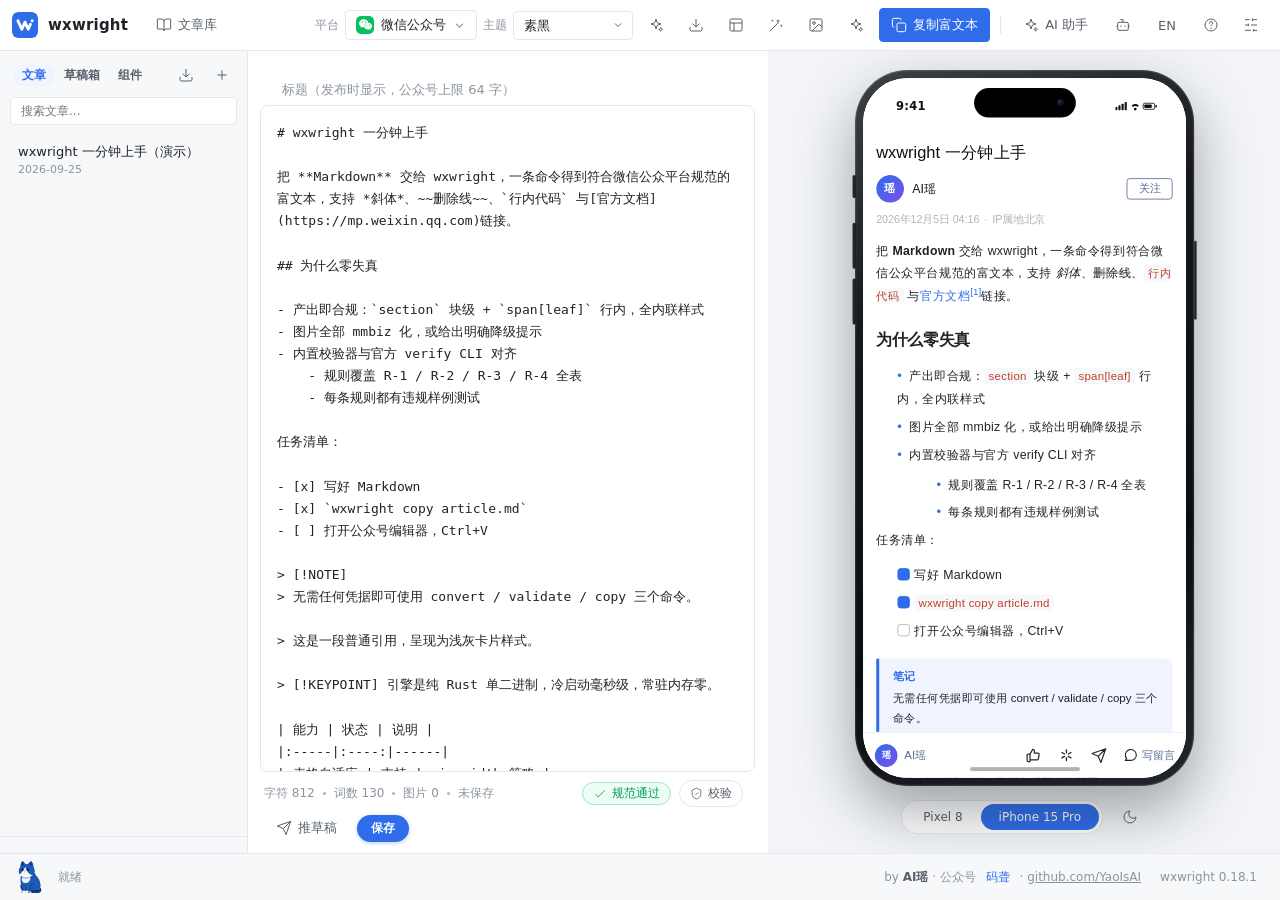
<file: gui/ui/index.html>
<!doctype html>
<html lang="zh-CN">
<head>
  <meta charset="UTF-8" />
  <meta name="viewport" content="width=device-width, initial-scale=1.0" />
  <title>wxwright</title>
  <link rel="stylesheet" href="styles.css?v=35" />
</head>
<body>
  <svg width="0" height="0" style="position:absolute" aria-hidden="true">
    <defs>
      <symbol id="i-logo" viewBox="0 0 1024 1024">
        <rect width="1024" height="1024" rx="225" fill="var(--accent)"/>
        <path d="M232,344 L386,678 L512,398 L638,678 L727,484" fill="none" stroke="#FFFFFF" stroke-width="112" stroke-linecap="round" stroke-linejoin="round"/>
        <circle cx="792" cy="344" r="60" fill="#FFFFFF"/>
      </symbol>
      <symbol id="i-book" viewBox="0 0 24 24">
        <path d="M12 7v14" fill="none" stroke="currentColor" stroke-width="1.5"/>
        <path d="M3 18a1 1 0 0 1-1-1V4a1 1 0 0 1 1-1h5a4 4 0 0 1 4 4 4 4 0 0 1 4-4h5a1 1 0 0 1 1 1v13a1 1 0 0 1-1 1h-6a3 3 0 0 0-3 3 3 3 0 0 0-3-3z" fill="none" stroke="currentColor" stroke-width="1.5"/>
      </symbol>
      <symbol id="i-plus" viewBox="0 0 24 24">
        <path d="M5 12h14M12 5v14" fill="none" stroke="currentColor" stroke-width="1.5"/>
      </symbol>
      <symbol id="i-trash" viewBox="0 0 24 24">
        <path d="M3 6h18" fill="none" stroke="currentColor" stroke-width="1.5"/>
        <path d="M19 6v14a2 2 0 0 1-2 2H7a2 2 0 0 1-2-2V6" fill="none" stroke="currentColor" stroke-width="1.5"/>
        <path d="M8 6V4a2 2 0 0 1 2-2h4a2 2 0 0 1 2 2v2" fill="none" stroke="currentColor" stroke-width="1.5"/>
      </symbol>
      <symbol id="i-copy" viewBox="0 0 24 24">
        <rect x="9" y="9" width="13" height="13" rx="2" fill="none" stroke="currentColor" stroke-width="1.5"/>
        <path d="M5 15H4a2 2 0 0 1-2-2V4a2 2 0 0 1 2-2h9a2 2 0 0 1 2 2v1" fill="none" stroke="currentColor" stroke-width="1.5"/>
      </symbol>
      <symbol id="i-download" viewBox="0 0 24 24">
        <path d="M21 15v4a2 2 0 0 1-2 2H5a2 2 0 0 1-2-2v-4" fill="none" stroke="currentColor" stroke-width="1.5"/>
        <polyline points="7 10 12 15 17 10" fill="none" stroke="currentColor" stroke-width="1.5"/>
        <line x1="12" y1="15" x2="12" y2="3" fill="none" stroke="currentColor" stroke-width="1.5"/>
      </symbol>
      <symbol id="i-shield" viewBox="0 0 24 24">
        <path d="M20 13c0 5-3.5 7.5-7.66 8.95a1 1 0 0 1-.67-.01C7.5 20.5 4 18 4 13V6a1 1 0 0 1 1-1c2 0 4.5-1.2 6.24-2.72a1.17 1.17 0 0 1 1.52 0C14.51 3.81 17 5 19 5a1 1 0 0 1 1 1z" fill="none" stroke="currentColor" stroke-width="1.5"/>
        <path d="M9 12l2 2 4-4" fill="none" stroke="currentColor" stroke-width="1.5"/>
      </symbol>
      <symbol id="i-moon" viewBox="0 0 24 24">
        <path d="M12 3a6 6 0 0 0 9 9 9 9 0 1 1-9-9Z" fill="none" stroke="currentColor" stroke-width="1.5"/>
      </symbol>
      <symbol id="i-sun" viewBox="0 0 24 24">
        <circle cx="12" cy="12" r="4" fill="none" stroke="currentColor" stroke-width="1.5"/>
        <path d="M12 2v2m0 16v2M4.93 4.93l1.41 1.41m11.32 11.32 1.41 1.41M2 12h2m16 0h2M6.34 17.66l-1.41 1.41M19.07 4.93l-1.41 1.41" fill="none" stroke="currentColor" stroke-width="1.5"/>
      </symbol>
      <symbol id="i-alert" viewBox="0 0 24 24">
        <path d="m21.73 18-8-14a2 2 0 0 0-3.48 0l-8 14A2 2 0 0 0 4 21h16a2 2 0 0 0 1.73-3Z" fill="none" stroke="currentColor" stroke-width="1.5"/>
        <path d="M12 9v4m0 4h.01" fill="none" stroke="currentColor" stroke-width="1.5"/>
      </symbol>
      <symbol id="i-check" viewBox="0 0 24 24">
        <path d="M20 6 9 17l-5-5" fill="none" stroke="currentColor" stroke-width="1.5"/>
      </symbol>
      <symbol id="i-bot" viewBox="0 0 24 24">
        <path d="M12 8V4H8" fill="none" stroke="currentColor" stroke-width="1.5"/>
        <rect x="4" y="8" width="16" height="12" rx="2" fill="none" stroke="currentColor" stroke-width="1.5"/>
        <path d="M2 14h2m16 0h2M15 13v2M9 13v2" fill="none" stroke="currentColor" stroke-width="1.5"/>
      </symbol>
      <symbol id="i-spark" viewBox="0 0 24 24">
        <path d="M12 3l1.9 5.6L19.5 10.5l-5.6 1.9L12 18l-1.9-5.6L4.5 10.5l5.6-1.9z" fill="none" stroke="currentColor" stroke-width="1.5" stroke-linejoin="round"/>
        <path d="M19 15.5l.8 2.2 2.2.8-2.2.8-.8 2.2-.8-2.2-2.2-.8 2.2-.8z" fill="none" stroke="currentColor" stroke-width="1.2" stroke-linejoin="round"/>
      </symbol>
      <symbol id="i-gear" viewBox="0 0 24 24">
        <line x1="21" y1="4" x2="14" y2="4" stroke="currentColor" stroke-width="1.5"/>
        <line x1="10" y1="4" x2="3" y2="4" stroke="currentColor" stroke-width="1.5"/>
        <line x1="21" y1="12" x2="12" y2="12" stroke="currentColor" stroke-width="1.5"/>
        <line x1="8" y1="12" x2="3" y2="12" stroke="currentColor" stroke-width="1.5"/>
        <line x1="21" y1="20" x2="16" y2="20" stroke="currentColor" stroke-width="1.5"/>
        <line x1="12" y1="20" x2="3" y2="20" stroke="currentColor" stroke-width="1.5"/>
        <line x1="14" y1="2" x2="14" y2="6" stroke="currentColor" stroke-width="1.5"/>
        <line x1="8" y1="10" x2="8" y2="14" stroke="currentColor" stroke-width="1.5"/>
        <line x1="16" y1="18" x2="16" y2="22" stroke="currentColor" stroke-width="1.5"/>
      </symbol>
      <symbol id="i-send" viewBox="0 0 24 24">
        <path d="m22 2-7 20-4-9-9-4Z" fill="none" stroke="currentColor" stroke-width="1.5" stroke-linejoin="round"/>
        <path d="M22 2 11 13" fill="none" stroke="currentColor" stroke-width="1.5"/>
      </symbol>
      <symbol id="i-x" viewBox="0 0 24 24">
        <path d="M18 6 6 18M6 6l12 12" fill="none" stroke="currentColor" stroke-width="1.5"/>
      </symbol>
      <symbol id="i-stop" viewBox="0 0 24 24">
        <rect x="6" y="6" width="12" height="12" rx="2" fill="currentColor"/>
      </symbol>
      <symbol id="i-edit" viewBox="0 0 24 24">
        <path d="M17 3a2.85 2.83 0 1 1 4 4L7.5 20.5 2 22l1.5-5.5Z" fill="none" stroke="currentColor" stroke-width="1.5" stroke-linejoin="round"/>
      </symbol>
      <symbol id="i-refresh" viewBox="0 0 24 24">
        <path d="M20 12a8 8 0 1 1-2.34-5.66M20 4v4h-4" fill="none" stroke="currentColor" stroke-width="1.8" stroke-linecap="round" stroke-linejoin="round"/>
      </symbol>
      <symbol id="i-heart" viewBox="0 0 24 24">
        <path d="M19 14c1.49-1.46 3-3.21 3-5.5A5.5 5.5 0 0 0 16.5 3c-1.76 0-3 .5-4.5 2-1.5-1.5-2.74-2-4.5-2A5.5 5.5 0 0 0 2 8.5c0 2.3 1.5 4.05 3 5.5l7 7Z" fill="currentColor" stroke="none"/>
      </symbol>
      <symbol id="i-image" viewBox="0 0 24 24">
        <rect x="3" y="3" width="18" height="18" rx="2" fill="none" stroke="currentColor" stroke-width="1.5"/>
        <circle cx="9" cy="9" r="2" fill="none" stroke="currentColor" stroke-width="1.5"/>
        <path d="m21 15-3.1-3.1a2 2 0 0 0-2.8 0L6 21" fill="none" stroke="currentColor" stroke-width="1.5"/>
      </symbol>
      <symbol id="i-layout" viewBox="0 0 24 24">
        <rect x="3" y="3" width="18" height="18" rx="2" fill="none" stroke="currentColor" stroke-width="1.5"/>
        <path d="M3 9h18M9 21V9" fill="none" stroke="currentColor" stroke-width="1.5"/>
      </symbol>
      <symbol id="i-folder" viewBox="0 0 24 24">
        <path d="M20 20a2 2 0 0 0 2-2V8a2 2 0 0 0-2-2h-7.9a2 2 0 0 1-1.69-.9L9.6 3.9A2 2 0 0 0 7.93 3H4a2 2 0 0 0-2 2v13a2 2 0 0 0 2 2Z" fill="none" stroke="currentColor" stroke-width="1.5"/>
      </symbol>
      <symbol id="i-clip" viewBox="0 0 24 24">
        <path d="m21.44 11.05-9.19 9.19a6 6 0 0 1-8.49-8.49l8.57-8.57A4 4 0 1 1 18 8.84l-8.59 8.57a2 2 0 0 1-2.83-2.83l8.49-8.48" fill="none" stroke="currentColor" stroke-width="1.5" stroke-linecap="round"/>
      </symbol>
      <symbol id="i-crop" viewBox="0 0 24 24">
        <path d="M6 2v14a2 2 0 0 0 2 2h14" fill="none" stroke="currentColor" stroke-width="1.5"/>
        <path d="M18 22V8a2 2 0 0 0-2-2H2" fill="none" stroke="currentColor" stroke-width="1.5"/>
      </symbol>
      <symbol id="i-code" viewBox="0 0 24 24">
        <path d="m16 18 6-6-6-6M8 6l-6 6 6 6" fill="none" stroke="currentColor" stroke-width="1.5" stroke-linecap="round" stroke-linejoin="round"/>
      </symbol>
      <symbol id="i-wand" viewBox="0 0 24 24">
        <path d="M3 21 15.5 8.5" fill="none" stroke="currentColor" stroke-width="1.5" stroke-linecap="round"/>
        <path d="M15 3l.9 2.1L18 6l-2.1.9L15 9l-.9-2.1L12 6l2.1-.9zM20 11l.7 1.6 1.6.7-1.6.7-.7 1.6-.7-1.6-1.6-.7 1.6-.7zM6.5 3.5l.6 1.4 1.4.6-1.4.6-.6 1.4-.6-1.4L4.5 5.5l1.4-.6z" fill="currentColor" stroke="none"/>
      </symbol>
      <symbol id="i-question" viewBox="0 0 24 24">
        <circle cx="12" cy="12" r="9" fill="none" stroke="currentColor" stroke-width="1.5"/>
        <path d="M9.7 9.3a2.4 2.4 0 1 1 3.3 2.22c-.75.3-1 .86-1 1.63" fill="none" stroke="currentColor" stroke-width="1.5" stroke-linecap="round"/>
        <circle cx="12" cy="16.8" r="1.05" fill="currentColor" stroke="none"/>
      </symbol>
    </defs>
  </svg>

  <header class="topbar">
    <div class="brand">
      <svg class="brand-logo" id="logo-btn" role="button" tabindex="0" aria-label="wxwright"><use href="#i-logo"/></svg>
      <span class="brand-name">wxwright</span>
      <button id="btn-library" class="btn btn-ghost" data-i18n-title="library" title="文章库">
        <svg class="icon"><use href="#i-book"/></svg>
        <span data-i18n="library">文章库</span>
      </button>
    </div>
    <div class="toolbar">
      <div class="field">
        <span class="field-label" data-i18n="platform">平台</span>
        <button type="button" id="platform-trigger" class="platform-trigger" data-i18n-title="platform_title" title="目标平台：切换后预览、规则与导出联动">
          <span id="platform-trigger-logo"></span>
          <span id="platform-trigger-name">微信公众号</span>
          <svg class="m-chev" viewBox="0 0 24 24"><path d="m6 9 6 6 6-6" fill="none" stroke="currentColor" stroke-width="2"/></svg>
        </button>
        <div id="platform-menu" class="platform-menu" hidden></div>
      </div>
      <label class="field">
        <span class="field-label" data-i18n="theme">主题</span>
        <select id="theme-select" class="select"></select>
      </label>
      <button id="btn-theme-ai" class="btn btn-ghost btn-icon" data-i18n-title="theme_ai_btn" title="AI 生成主题">
        <svg class="icon"><use href="#i-spark"/></svg>
      </button>
      <button id="btn-export" class="btn btn-ghost btn-icon" data-i18n-title="export_title" title="导出 HTML" aria-label="export">
        <svg class="icon"><use href="#i-download"/></svg>
      </button>
      <button id="btn-poster" class="btn btn-ghost btn-icon" data-i18n-title="poster_title" title="海报工坊（HTML 生成图片）">
        <svg class="icon"><use href="#i-layout"/></svg>
      </button>
      <button id="btn-comfy" class="btn btn-ghost btn-icon" data-i18n-title="comfy_title" title="AI 绘图（ComfyUI 本地）">
        <svg class="icon"><use href="#i-wand"/></svg>
      </button>
      <button id="btn-assets" class="btn btn-ghost btn-icon" data-i18n-title="assets_title" title="素材库">
        <svg class="icon"><use href="#i-image"/></svg>
      </button>
      <button id="btn-illustrate" class="btn btn-ghost btn-icon" data-i18n-title="illustrate_title" title="AI 配图">
        <svg class="icon"><use href="#i-spark"/></svg>
      </button>
      <button id="btn-copy" class="btn btn-primary">
        <svg class="icon"><use href="#i-copy"/></svg>
        <span id="copy-label" data-i18n="copy">复制富文本</span>
      </button>
      <span class="tb-divider"></span>
      <button id="btn-ai" class="btn btn-ghost" data-i18n-title="ai_assistant_btn" title="AI 助手">
        <svg class="icon"><use href="#i-spark"/></svg>
        <span data-i18n="ai">AI 助手</span>
      </button>
      <button id="btn-agent" class="btn btn-ghost btn-icon" data-i18n-title="agent_title" title="Agent 接入">
        <svg class="icon"><use href="#i-bot"/></svg>
      </button>
      <button id="btn-lang" class="btn btn-ghost btn-lang" title="Language">EN</button>
      <button id="btn-help" class="btn btn-ghost btn-icon" data-i18n-title="help_title" title="配置引导">
        <svg class="icon"><use href="#i-question"/></svg>
      </button>
      <button id="btn-settings" class="btn btn-ghost btn-icon" data-i18n-title="settings" title="设置">
        <svg class="icon"><use href="#i-gear"/></svg>
      </button>
    </div>
  </header>

  <main class="workspace" id="workspace">
    <aside class="sidebar" id="sidebar">
      <div class="sidebar-head">
        <div class="sidebar-tabs">
          <button class="stab active" data-stab="articles" data-i18n="stab_articles">文章</button>
          <button class="stab" data-stab="drafts" data-i18n="stab_drafts">草稿箱</button>
          <button class="stab" data-stab="components" data-i18n="stab_components">组件</button>
        </div>
        <span class="spacer"></span>
        <button id="btn-import" class="btn btn-ghost btn-icon" data-i18n-title="import_md" title="导入 .md 文件">
          <svg class="icon"><use href="#i-download"/></svg>
        </button>
        <button id="btn-new-article" class="btn btn-ghost btn-icon" data-i18n-title="new_article" title="新建文章">
          <svg class="icon"><use href="#i-plus"/></svg>
        </button>
      </div>
      <div class="sidebar-search">
        <input id="library-search" placeholder="搜索文章..." data-i18n-placeholder="search_ph" />
      </div>
      <div class="sidebar-list" id="article-list"></div>
      <div class="sidebar-list" id="drafts-list" hidden></div>
      <div class="kit-panel" id="kit-panel" hidden>
        <div class="kit-ai">
          <input id="svgkit-desc" placeholder="描述想要的互动效果，例如：点击后头像放大并显示一句祝福语" data-i18n-placeholder="svg_desc_ph" />
          <button id="svgkit-ai-generate" class="btn btn-primary" data-i18n-title="svgkit_gen" title="AI 生成组件">
            <svg class="icon"><use href="#i-spark"/></svg>
          </button>
        </div>
        <div id="svgkit-ai-status" class="section-hint"></div>
        <div class="svgkit-cats" id="svgkit-cats"></div>
        <div class="kit-list" id="svgkit-list"></div>
      </div>
      <div class="sidebar-foot" id="library-path" title=""></div>
    </aside>

    <section class="pane pane-editor">
      <div class="title-row">
        <input id="article-title" data-i18n-placeholder="title_ph" placeholder="标题（发布时显示，公众号上限 64 字）" maxlength="128" autocomplete="off" />
        <span id="title-count" class="title-count" hidden></span>
      </div>
      <textarea id="editor" class="editor" spellcheck="false" placeholder="Markdown..."></textarea>
      <div id="editor-empty-hint" class="editor-empty-hint" hidden>
        <svg class="icon"><use href="#i-spark"/></svg>
        <span data-i18n="editor_empty_hint">从这里开始写作，或</span>
        <button type="button" id="hint-open-kit" class="linklike" data-i18n="editor_empty_kit_link">插入一个互动组件试试</button>
      </div>
      <div class="editor-status">
        <span id="stat-chars">0</span>
        <span class="dot"></span>
        <span id="stat-words">0</span>
        <span class="dot"></span>
        <span id="stat-images">0</span>
        <span class="dot"></span>
        <span id="stat-saved" data-i18n="not_saved">未保存</span>
        <span class="spacer"></span>
        <button id="rule-chip" class="rule-chip" hidden></button>
        <button id="btn-validate" class="btn btn-validate" data-i18n-title="validate_title" title="校验公众号规范" aria-label="validate">
          <svg class="icon"><use href="#i-shield"/></svg><span data-i18n="validate">校验</span>
        </button>
        <span class="wx-chip-wrap">
          <button id="wx-account-chip" class="rule-chip" data-i18n-title="wx_account_chip_title" title="切换公众号" hidden></button>
          <div id="wx-account-menu" class="wx-account-menu" hidden></div>
        </span>
        <button id="btn-push-draft" class="btn btn-ghost" data-i18n-title="push_draft_title" title="推送到公众号草稿箱" hidden>
          <svg class="icon"><use href="#i-send"/></svg><span data-i18n="push_draft">推草稿</span>
        </button>
        <button id="btn-save" class="btn btn-save" data-i18n="save">保存</button>
      </div>

      <div id="violations-panel" class="violations-panel" hidden></div>

      <div id="ai-drawer" class="ai-drawer" hidden>
        <div class="ai-head">
          <svg class="icon"><use href="#i-spark"/></svg>
          <span data-i18n="ai_assistant">AI 助手</span>
          <span id="ai-provider-chip" class="ai-provider-chip"></span>
          <span id="ai-platform-chip" class="ai-provider-chip"></span>
          <span class="spacer"></span>
          <button id="btn-ai-clear" class="linklike" data-i18n="clear">清空</button>
          <button id="btn-ai-close" class="btn btn-ghost btn-icon">
            <svg class="icon"><use href="#i-x"/></svg>
          </button>
        </div>
        <div class="ai-messages" id="ai-messages"></div>
        <div class="ai-quick">
          <button class="chip" data-prompt="polish" data-i18n="q_polish">润色当前文章</button>
          <button class="chip" data-prompt="continue" data-i18n="q_continue">续写</button>
          <button class="chip" data-prompt="title" data-i18n="q_title">起 5 个标题</button>
          <button class="chip" data-prompt="adapt" data-i18n="ai_adapt">适配当前平台</button>
          <button class="chip" data-prompt="outline" data-i18n="q_outline">帮我列提纲</button>
          <button class="chip" data-prompt="poster" data-i18n="q_poster">生成头图文案</button>
        </div>
        <div id="attach-row" class="attach-row" hidden></div>
        <div class="ai-input-row">
          <div class="ai-input-box">
            <textarea id="ai-input" rows="1" placeholder="向 AI 描述你的需求，Enter 发送，Shift+Enter 换行"></textarea>
            <div class="ai-box-bar">
              <button type="button" id="btn-ai-attach" class="ai-bar-btn" data-i18n-title="attach_title" title="上传附件（文档 PDF/DOCX/HTML/TXT/MD + 图片走视觉模型）">
                <svg class="icon icon-sm"><use href="#i-clip"/></svg>
              </button>
              <button type="button" id="ai-model-select" class="ai-model-select" data-i18n-title="model_select_title" title="切换模型"></button>
              <span class="spacer"></span>
              <button id="btn-ai-send" class="ai-send" data-i18n-title="send_title" title="发送" aria-label="send">
                <svg class="icon"><use href="#i-send"/></svg>
              </button>
            </div>
            <div id="ai-model-menu" class="ai-model-menu" hidden></div>
          </div>
        </div>
      </div>
    </section>

    <div class="splitter" id="splitter"></div>

    <section class="pane pane-preview">
      <div class="device-stage" id="device-stage">
        <div class="device-scaler" id="device-scaler">
          <div class="device ios" id="device">
            <span class="dkey key-mute"></span>
            <span class="dkey key-volu"></span>
            <span class="dkey key-vold"></span>
            <span class="dkey key-power"></span>
            <div class="device-body">
              <div class="device-status">
                <span class="status-time">9:41</span>
                <svg width="52" height="12" viewBox="0 0 52 12" fill="currentColor" aria-hidden="true">
                  <rect x="0" y="7" width="2.6" height="4" rx="0.8"/><rect x="3.8" y="5" width="2.6" height="6" rx="0.8"/><rect x="7.6" y="3" width="2.6" height="8" rx="0.8"/><rect x="11.4" y="1" width="2.6" height="10" rx="0.8"/>
                  <path d="M20 5.2a7 7 0 0 1 8.6 0l-1.5 1.8a4.8 4.8 0 0 0-5.6 0z"/>
                  <circle cx="24.3" cy="9.6" r="1.7"/>
                  <rect x="34" y="2.5" width="14" height="7.4" rx="2" fill="none" stroke="currentColor" stroke-width="1"/>
                  <rect x="35.4" y="4" width="9" height="4.4" rx="1"/>
                  <rect x="48.8" y="4.6" width="1.9" height="3.2" rx="0.9"/>
                </svg>
              </div>
              <div class="device-notch"></div>
              <div class="device-screen">
                <iframe id="preview" title="preview" sandbox=""></iframe>
              </div>
              <div class="home-bar"></div>
            </div>
          </div>
        </div>
        <div class="device-controls">
          <div class="seg">
            <button class="seg-btn" data-device="android">Pixel 8</button>
            <button class="seg-btn active" data-device="ios">iPhone 15 Pro</button>
          </div>
          <button id="btn-device-dark" class="btn btn-ghost btn-icon" data-i18n-title="dark_toggle" title="深色 / 浅色">
            <svg class="icon"><use href="#i-moon"/></svg>
          </button>
        </div>
      </div>
    </section>
  </main>

  <footer class="statusbar">
    <div id="pet" data-i18n-title="pet_title" title="墨仔（点击摸摸，双击换形态）">
      <img id="pet-img" src="pet/idle.jpg" alt="墨仔" draggable="false" />
      <svg class="pet-svg" viewBox="0 0 64 64" aria-hidden="true" hidden>
        <!-- tail curls from behind the body -->
        <path class="pet-tail" d="M46 54 C57 54 60 42 52 37" fill="none" stroke="var(--accent)" stroke-width="5.5" stroke-linecap="round"/>
        <!-- sitting body -->
        <path class="pet-body" d="M32 34 C41 34 47 42 47 55 L17 55 C17 42 23 34 32 34 Z" fill="var(--accent)"/>
        <!-- chest patch -->
        <ellipse cx="32" cy="50" rx="8.5" ry="8" fill="#FFFFFF" opacity="0.92"/>
        <!-- head -->
        <circle class="pet-body" cx="32" cy="21" r="13.5" fill="var(--accent)"/>
        <!-- ears -->
        <path class="pet-body" d="M20.5 13 L17.5 2.5 L28.5 8.5 Z" fill="var(--accent)"/>
        <path class="pet-body" d="M43.5 13 L46.5 2.5 L35.5 8.5 Z" fill="var(--accent)"/>
        <path d="M22.6 10.4 L21 5.4 L26 8.2 Z" fill="#FFFFFF" opacity="0.9"/>
        <path d="M41.4 10.4 L43 5.4 L38 8.2 Z" fill="#FFFFFF" opacity="0.9"/>
        <!-- face: eyes blink via class -->
        <g class="pet-face">
          <ellipse class="pet-eye" cx="26.6" cy="20" rx="2.3" ry="2.9"/>
          <ellipse class="pet-eye" cx="37.4" cy="20" rx="2.3" ry="2.9"/>
          <path d="M30.8 25.4 L33.2 25.4 L32 27 Z" fill="#FFFFFF"/>
          <path d="M32 27 Q30.4 29.2 28.6 28.2 M32 27 Q33.6 29.2 35.4 28.2" stroke="#FFFFFF" stroke-width="1.5" fill="none" stroke-linecap="round"/>
        </g>
        <!-- whiskers -->
        <g stroke="#FFFFFF" stroke-width="1.1" opacity="0.85" stroke-linecap="round">
          <path d="M18 20 L11 19"/><path d="M18.5 23 L11.5 24"/><path d="M19.5 25.8 L13 28"/>
          <path d="M46 20 L53 19"/><path d="M45.5 23 L52.5 24"/><path d="M44.5 25.8 L51 28"/>
        </g>
      </svg>
      <span class="pet-zz" hidden>z z</span>
    </div>
    <div id="pet-bubble" hidden></div>
    <span id="status-text" data-i18n="ready">就绪</span>
    <span class="status-note-wrap">
      <span id="status-note" class="status-note" hidden>
        <span class="note-dot"></span>
        <span id="status-note-text" class="note-text"></span>
        <button type="button" id="status-note-undo" class="linklike note-undo" hidden></button>
      </span>
      <div id="note-history" class="note-history" hidden>
        <div class="note-head">
          <span data-i18n="note_history">通知历史</span>
          <button type="button" id="note-clear" class="linklike" data-i18n="clear">清空</button>
        </div>
        <div id="note-list" class="note-list"></div>
      </div>
    </span>
    <span class="status-author">by <b>AI瑶</b> · 公众号 <button id="malong-btn" class="linklike malong" title="公众号二维码">码聋</button> ·
      <a href="https://github.com/YaoIsAI" id="link-github">github.com/YaoIsAI</a>
    </span>
    <button type="button" id="status-meta" class="status-meta update-chip" data-i18n-title="update_check_idle_title">
      <span id="status-meta-dot" class="update-dot" hidden></span>
      <span id="status-meta-text">wxwright</span>
    </button>
  </footer>

  <!-- ---------------------------------------------------- settings modal -->
  <div id="modal-settings" class="modal-overlay" hidden>
    <div class="modal">
      <div class="modal-head">
        <span data-i18n="settings">设置</span>
        <button class="btn btn-ghost btn-icon modal-close" data-close="modal-settings">
          <svg class="icon"><use href="#i-x"/></svg>
        </button>
      </div>
      <div class="modal-body settings-body">
        <aside class="settings-nav" id="settings-nav">
          <button type="button" class="settings-nav-btn active" data-pane="pane-providers">
            <svg class="icon"><use href="#i-spark"/></svg><span data-i18n="nav_providers">AI Providers</span>
          </button>
          <button type="button" class="settings-nav-btn" data-pane="pane-wx">
            <svg class="icon"><use href="#i-check"/></svg><span data-i18n="nav_wx">公众号 API</span>
          </button>
          <button type="button" class="settings-nav-btn" data-pane="pane-publish">
            <svg class="icon"><use href="#i-send"/></svg><span data-i18n="nav_publish">发布绑定</span>
          </button>
          <button type="button" class="settings-nav-btn" data-pane="pane-comfy">
            <svg class="icon"><use href="#i-image"/></svg><span>ComfyUI</span>
          </button>
          <button type="button" class="settings-nav-btn" data-pane="pane-about">
            <svg class="icon"><use href="#i-book"/></svg><span data-i18n="about">关于</span>
          </button>
        </aside>
        <div class="settings-panes">
          <section class="modal-section settings-pane active" id="pane-providers">
            <div class="section-title" data-i18n="ai_providers">AI Providers（OpenAI 兼容协议）</div>
            <p class="section-hint" data-i18n="ai_hint">
              支持 OpenAI / DeepSeek / 通义千问 / Kimi / 智谱等云端服务，以及本地 Ollama（http://localhost:11434）与 LM Studio（http://localhost:1234）。API Key 存入系统钥匙串。
            </p>
            <div id="provider-list" class="provider-list"></div>
            <form id="provider-form" class="provider-form">
              <input type="hidden" id="pf-id" />
              <input type="hidden" id="pf-brand" />
              <div class="form-grid">
                <label class="span2"><span data-i18n="vendor_preset">预设厂商（选择后自动填充）</span>
                  <select id="pf-vendor" class="select" style="min-width: 0; max-width: 100%;">
                    <option value="" data-i18n="vendor_preset_ph">— 选择厂商自动填充 —</option>
                  </select>
                </label>
                <label><span data-i18n="f_name">名称</span><input id="pf-name" placeholder="DeepSeek" required /></label>
                <label><span data-i18n="f_model">模型</span><input id="pf-model" placeholder="deepseek-chat" required /></label>
                <label class="span2"><span data-i18n="f_baseurl">Base URL</span><input id="pf-base" placeholder="https://api.deepseek.com" required /></label>
                <label class="span2"><span data-i18n="f_key">API Key</span><input id="pf-key" type="password" placeholder data-i18n-placeholder="f_key_hint" /></label>
                <label class="span2"><span data-i18n="f_logo">自定义图标（可选，data URI / 上传）</span>
                  <div class="form-actions" style="margin-top: 0;">
                    <input id="pf-logo" readonly placeholder="留空使用内置品牌标" data-i18n-placeholder="logo_ph" style="flex: 1;" />
                    <button type="button" id="pf-logo-pick" class="btn btn-ghost" data-i18n="upload_logo">上传图标</button>
                    <button type="button" id="pf-logo-clear" class="btn btn-ghost" data-i18n="clear">清除</button>
                  </div>
                </label>
              </div>
              <div class="form-actions">
                <button type="button" id="pf-test" class="btn btn-ghost" data-i18n="test">测试连接</button>
                <span class="spacer"></span>
                <button type="button" id="pf-cancel" class="btn btn-ghost" data-i18n="cancel">取消</button>
                <button type="submit" class="btn btn-primary" data-i18n="save_provider">保存 Provider</button>
              </div>
            </form>
            <div class="freetokens-card" style="margin-top: 18px;">
              <svg class="icon"><use href="#i-spark"/></svg>
              <div>
                <div class="ft-title" data-i18n="ft_title">没有 API Key？</div>
                <div class="ft-body" data-i18n="ft_body">作者的另一个项目 <b>Free Tokens</b> 持续收录免费模型额度——去逛逛，一起实现 Token 自由。</div>
              </div>
              <button id="freetokens-link" class="btn btn-ghost">free-tokens.org</button>
            </div>
          </section>
          <section class="modal-section settings-pane" id="pane-wx">
            <div class="section-title" data-i18n="wx_title">公众号 API 绑定</div>
            <p class="section-hint" data-i18n="wx_hint">
              绑定后可使用「推送草稿」直接把文章写入公众号草稿箱。AppID / AppSecret 存入系统钥匙串，仅保存在本机。
            </p>
            <div id="wx-status" class="ai-provider-chip" style="margin-bottom: 12px;"></div>
            <div id="wx-health" class="wx-health" hidden></div>
            <div id="wx-accounts"></div>
            <form id="wx-form" class="provider-form">
              <div class="form-grid">
                <label class="span2"><span data-i18n="wx_appid">AppID</span><input id="wx-appid" placeholder="wx1234567890abcdef" /></label>
                <label class="span2"><span data-i18n="wx_secret">AppSecret</span><input id="wx-secret" type="password" placeholder="仅保存到本机钥匙串" data-i18n-placeholder="wx_secret_ph" /></label>
                <label class="span2"><span data-i18n="wx_label">备注名（可选）</span><input id="wx-label" placeholder="例如：码聋 / 测试号" data-i18n-placeholder="wx_label_ph" /></label>
              </div>
              <div class="form-actions">
                <button type="button" id="wx-check" class="btn btn-ghost" data-i18n="wx_check">检测连通性</button>
                <span class="spacer"></span>
                <button type="button" id="wx-unbind" class="btn btn-ghost" data-i18n="wx_unbind">解除全部绑定</button>
                <button type="submit" class="btn btn-primary" data-i18n="wx_bind">绑定 / 更新</button>
              </div>
            </form>
          </section>
          <section class="modal-section settings-pane" id="pane-publish">
            <div class="section-title" data-i18n="pub_title">发布绑定</div>
            <p class="section-hint" data-i18n="pub_hint">
              每个平台使用你自己的开发者应用（工具不做云服务，凭据只存本机钥匙串）。在「配置引导」里查看逐步申请与登录教程。
            </p>
            <div id="pub-cards"></div>
            <div id="pub-login-status" class="section-hint" style="margin-top: 10px;"></div>
            <div class="section-title" style="margin-top: 18px;" data-i18n="syncpost_title">同步发文</div>
            <p class="section-hint" data-i18n="syncpost_hint">把当前编辑器中的文章（需先保存）一键发布到所有已绑定的社交平台（X / LinkedIn）。结果按平台逐条汇报。</p>
            <div class="form-actions">
              <button type="button" id="btn-syncpost" class="btn btn-primary" data-i18n="syncpost_go">同步发文</button>
              <span id="syncpost-status" class="section-hint"></span>
            </div>
          </section>
          <section class="modal-section settings-pane" id="pane-comfy">
            <div class="section-title" data-i18n="comfy_section_title">ComfyUI（本地 AI 绘图）</div>
            <p class="section-hint" data-i18n="comfy_section_hint">检测到本机 ComfyUI 后，「AI 绘图」按钮即可调用本地 Stable Diffusion 文生图 / 图生图，产物直接进入素材库。</p>
            <div class="form-grid">
              <label class="span2"><span data-i18n="comfy_url_label">ComfyUI 地址</span><input id="comfy-url" placeholder="http://127.0.0.1:8188" /></label>
              <label class="span2"><span data-i18n="comfy_model_label">Checkpoint 模型</span>
                <span class="input-btn-row">
                  <input id="comfy-model" list="comfy-model-list" placeholder="v1-5-pruned-emaonly.safetensors" />
                  <datalist id="comfy-model-list"></datalist>
                  <button type="button" id="comfy-model-browse" class="btn btn-ghost" data-i18n="comfy_browse_models">获取模型列表</button>
                </span>
              </label>
              <label class="span2"><span data-i18n="comfy_launch_label">启动程序路径（用于一键启动）</span>
                <span class="input-btn-row">
                  <input id="comfy-launch-path" placeholder="D:\\ComfyUI\\run_nvidia_gpu.bat" />
                  <button type="button" id="comfy-launch-browse" class="btn btn-ghost" data-i18n="comfy_browse">浏览</button>
                </span>
              </label>
            </div>
            <div class="form-actions">
              <span id="comfy-chip" class="ai-provider-chip"></span>
              <span class="spacer"></span>
              <button type="button" id="comfy-start" class="btn btn-ghost" data-i18n="comfy_start">一键启动</button>
              <button type="button" id="comfy-save" class="btn btn-primary" data-i18n="save">保存</button>
            </div>
          </section>
          <section class="modal-section settings-pane about" id="pane-about">
            <div class="section-title" data-i18n="about">关于</div>
            <div class="about-line" data-i18n="about_line1">wxwright 0.11.2 · by <b>AI瑶</b>（微信公众号：<b>码聋</b>）</div>
            <div class="about-line" data-i18n="about_line2">写作小宠物「墨仔」住在左下角状态栏，记得去摸摸它。</div>
          </section>
        </div>
      </div>
    </div>
  </div>

  <!-- ------------------------------------------------------ agent modal -->
  <div id="modal-agent" class="modal-overlay" hidden>
    <div class="modal">
      <div class="modal-head">
        <span data-i18n="agent_title">Agent 接入</span>
        <button class="btn btn-ghost btn-icon modal-close" data-close="modal-agent">
          <svg class="icon"><use href="#i-x"/></svg>
        </button>
      </div>
      <div class="modal-body">
        <section class="modal-section">
          <div class="section-title"><span class="step-num">1</span> <span data-i18n="agent_mcp">MCP 一键接入</span></div>
          <p class="section-hint" data-i18n="agent_mcp_hint">点击对应客户端，wxwright 的 MCP 配置（wxwright mcp serve）会自动写入；写入后重启客户端即可看到 wxwright 工具。</p>
          <div class="mcp-grid">
            <button class="btn btn-ghost mcp-btn" data-target="claude">Claude Desktop</button>
            <button class="btn btn-ghost mcp-btn" data-target="cursor">Cursor</button>
            <button class="btn btn-ghost mcp-btn" data-target="vscode">VS Code</button>
            <button class="btn btn-ghost mcp-btn" data-target="opencode">OpenCode</button>
          </div>
          <div id="mcp-result" class="mcp-result" hidden></div>
        </section>
        <section class="modal-section">
          <div class="section-title"><span class="step-num">2</span> <span data-i18n="agent_card">Agent 接手卡</span></div>
          <p class="section-hint" data-i18n="agent_card_hint">把整段卡片复制进任意 AI Agent 的系统提示，Agent 即刻接手；或让它直接调用 CLI / MCP。</p>
          <div class="form-actions" style="margin-bottom: 8px;">
            <button id="btn-copy-card" class="btn btn-primary">
              <svg class="icon"><use href="#i-copy"/></svg>
              <span data-i18n="copy_card">复制整段卡片</span>
            </button>
            <span class="spacer"></span>
            <button id="btn-toggle-card" class="btn btn-ghost" data-i18n="preview_card">预览卡片</button>
          </div>
          <pre id="agent-card-pre" class="card-pre" hidden></pre>
        </section>
        <section class="modal-section">
          <div class="section-title"><span class="step-num">3</span> <span data-i18n="agent_cli">CLI 速查（点击复制）</span></div>
          <div class="cli-table" id="cli-table">
            <div class="cli-row" data-cmd="wxwright copy article.md"><code>wxwright copy article.md</code><span data-i18n="c_copy">全链路：转换-图片-校验-剪贴板</span></div>
            <div class="cli-row" data-cmd="wxwright convert article.md --out article.html"><code>wxwright convert article.md --out article.html</code><span data-i18n="c_convert">转换为公众号 HTML</span></div>
            <div class="cli-row" data-cmd="wxwright validate article.md --strict"><code>wxwright validate article.md --strict</code><span data-i18n="c_validate">规范校验（退出码 0/1/2）</span></div>
            <div class="cli-row" data-cmd="wxwright mcp serve"><code>wxwright mcp serve</code><span data-i18n="c_serve">手动启动 MCP server（stdio）</span></div>
            <div class="cli-row" data-cmd="wxwright agent-card --md"><code>wxwright agent-card --md</code><span data-i18n="c_card">输出 Agent 接手卡</span></div>
            <div class="cli-row" data-cmd="wxwright doctor"><code>wxwright doctor</code><span data-i18n="c_doctor">环境体检</span></div>
          </div>
        </section>
      </div>
    </div>
  </div>

  <!-- ------------------------------------------------------ theme modal -->
  <div id="modal-theme" class="modal-overlay" hidden>
    <div class="modal">
      <div class="modal-head">
        <span data-i18n="theme_ai_title">AI 生成主题</span>
        <button class="btn btn-ghost btn-icon modal-close" data-close="modal-theme">
          <svg class="icon"><use href="#i-x"/></svg>
        </button>
      </div>
      <div class="modal-body">
        <p class="section-hint" data-i18n="theme_ai_hint">描述你想要的主题风格，AI 会生成全新配色与排版，并自动通过公众号官方规范校验（font-family 禁用、对比度约束）。生成结果保存为用户主题，CLI 也能使用。</p>
        <div class="ai-quick" style="padding: 0 0 8px;">
          <button class="chip theme-preset" data-i18n="chip_jp" data-desc-i18n="chip_jp_desc" data-desc="日系手账风，奶油色底，橙棕强调色，圆角便签卡片，温柔文艺">日系手账</button>
          <button class="chip theme-preset" data-i18n="chip_cyber" data-desc-i18n="chip_cyber_desc" data-desc="赛博科技感，深色代码面板，霓虹青蓝强调色，等宽律动">赛博科技</button>
          <button class="chip theme-preset" data-i18n="chip_mag" data-desc-i18n="chip_mag_desc" data-desc="复古杂志编辑风，暖纸色，朱红强调色，居中大标题与双细线">复古杂志</button>
          <button class="chip theme-preset" data-i18n="chip_academy" data-desc-i18n="chip_academy_desc" data-desc="墨绿学院风，米白纸面，墨绿与金色点缀，庄重书卷气">墨绿学院</button>
        </div>
        <textarea id="theme-desc" rows="3" data-i18n-placeholder="theme_desc_ph" placeholder="例如：奶茶铺子配色，奶咖色底、焦糖强调色，圆角卡片，元气手写感"></textarea>
        <div class="form-actions">
          <span id="theme-status" class="section-hint" style="margin: 0;"></span>
          <span class="spacer"></span>
          <button id="btn-theme-generate" class="btn btn-primary">
            <svg class="icon"><use href="#i-spark"/></svg>
            <span data-i18n="generate">生成主题</span>
          </button>
        </div>
      </div>
    </div>
  </div>

  <!-- ----------------------------------------------------- poster modal -->
  <div id="modal-poster" class="modal-overlay" hidden>
    <div class="modal modal-lg">
      <div class="modal-head">
        <span data-i18n="poster_title">海报工坊（HTML 生成图片）</span>
        <button class="btn btn-ghost btn-icon modal-close" data-close="modal-poster">
          <svg class="icon"><use href="#i-x"/></svg>
        </button>
      </div>
      <div class="modal-body">
        <div class="poster-toolbar">
          <label class="field">
            <span class="field-label" data-i18n="preset">尺寸</span>
            <select id="poster-preset" class="select select-sm"><!-- options filled per platform --><option value="custom">自定义...</option></select>
          </label>
          <span class="field">
            <button type="button" class="chip tpl-chip" data-tpl="cover" data-i18n="tpl_cover">头图模板</button>
            <button type="button" class="chip tpl-chip" data-tpl="quote" data-i18n="tpl_quote">金句贴图卡</button>
            <button type="button" class="chip tpl-chip" data-tpl="pic" data-i18n="tpl_pic">图文贴图卡</button>
          </span>
          <span id="poster-custom" class="field" hidden>
            <input id="poster-w" class="input-sm" type="number" min="100" max="4096" value="800" /> ×
            <input id="poster-h" class="input-sm" type="number" min="100" max="4096" value="600" />
          </span>
          <span class="spacer"></span>
          <input id="poster-desc" class="input-grow" placeholder="描述海报内容与风格，点「AI 生成」" data-i18n-placeholder="poster_desc_ph" />
          <button id="btn-poster-ai" class="btn btn-primary">
            <svg class="icon"><use href="#i-spark"/></svg>
            <span data-i18n="ai_generate">AI 生成</span>
          </button>
        </div>
        <div class="poster-work">
          <textarea id="poster-html" class="poster-html" spellcheck="false"></textarea>
          <div class="poster-preview-wrap">
            <div class="poster-preview-box" id="poster-preview-box">
              <iframe id="poster-preview" title="poster preview" sandbox=""></iframe>
            </div>
            <div class="poster-preview-meta" id="poster-preview-meta"></div>
          </div>
        </div>
        <p class="section-hint" data-i18n="poster_hint">本地光栅化（SVG foreignObject），完全离线。海报 HTML 必须自包含：禁止外部图片/字体/脚本，图片只能内嵌 data URI。适合做公众号头图、金句卡、正文场景图。</p>
        <div class="form-actions">
          <button id="btn-poster-reset" class="btn btn-ghost" data-i18n="reset_tpl">重置模板</button>
          <button id="btn-poster-save" class="btn btn-ghost" data-i18n="save_img">保存图片...</button>
          <button id="btn-poster-imgset" class="btn btn-ghost" hidden data-i18n="imgset">导出图组</button>
          <span class="spacer"></span>
          <button id="btn-poster-insert" class="btn btn-primary">
            <svg class="icon"><use href="#i-plus"/></svg>
            <span data-i18n="insert_article">导出并插入文章</span>
          </button>
        </div>
      </div>
    </div>
  </div>

  <!-- ----------------------------------------------------- prompt modal -->
  <div id="modal-prompt" class="modal-overlay" hidden>
    <div class="modal modal-sm">
      <div class="modal-head">
        <span id="prompt-title" data-i18n="rename">重命名</span>
        <button class="btn btn-ghost btn-icon modal-close" data-close="modal-prompt">
          <svg class="icon"><use href="#i-x"/></svg>
        </button>
      </div>
      <div class="modal-body">
        <input id="prompt-input" class="prompt-input" />
        <div class="form-actions">
          <span class="spacer"></span>
          <button id="prompt-cancel" class="btn btn-ghost" data-i18n="cancel">取消</button>
          <button id="prompt-ok" class="btn btn-primary" data-i18n="ok">确定</button>
        </div>
      </div>
    </div>
  </div>

  <!-- ----------------------------------------------------- assets modal -->
  <div id="modal-assets" class="modal-overlay" hidden>
    <div class="modal">
      <div class="modal-head">
        <span data-i18n="assets_title">素材库</span>
        <button class="btn btn-ghost btn-icon modal-close" data-close="modal-assets">
          <svg class="icon"><use href="#i-x"/></svg>
        </button>
      </div>
      <div class="modal-body">
        <div class="assets-top">
          <span id="assets-path" class="section-hint" style="margin: 0;"></span>
          <span class="spacer"></span>
          <span id="assets-count" class="ai-provider-chip"></span>
          <button id="assets-open-folder" class="btn btn-ghost btn-icon" data-i18n-title="open_folder" title="打开素材文件夹">
            <svg class="icon"><use href="#i-folder"/></svg>
          </button>
        </div>
        <div id="assets-grid" class="assets-grid"></div>
      </div>
    </div>
  </div>

  <!-- ------------------------------------------------------ comfy modal -->
  <div id="modal-comfy" class="modal-overlay" hidden>
    <div class="modal">
      <div class="modal-head">
        <span data-i18n="comfy_title">AI 绘图（ComfyUI 本地）</span>
        <button class="btn btn-ghost btn-icon modal-close" data-close="modal-comfy">
          <svg class="icon"><use href="#i-x"/></svg>
        </button>
      </div>
      <div class="modal-body">
        <div class="seg" style="margin-bottom: 12px;">
          <button type="button" class="seg-btn active" data-imgsrc="comfy" id="imgsrc-comfy" data-i18n="comfy_title">ComfyUI（本地）</button>
          <button type="button" class="seg-btn" data-imgsrc="cloud" id="imgsrc-cloud" data-i18n="imgsrc_cloud">云端图像 API</button>
        </div>
        <div id="comfy-cloud-block" hidden>
          <div class="form-grid" style="margin-bottom: 10px;">
            <label class="span2"><span data-i18n="image_model_label">图像模型（保存后即可用云端生成）</span>
              <div class="form-actions" style="margin-top: 0;">
                <input id="comfy-cloud-model" placeholder="例如 agnes-image-2.5-flash" style="flex: 1;" />
                <button type="button" id="comfy-cloud-save" class="btn btn-ghost" data-i18n="save_model">保存模型</button>
              </div>
            </label>
          </div>
        </div>
        <div class="mcp-result" id="comfy-status-line" style="margin-bottom: 12px;"></div>
        <div class="form-actions" style="margin: 0 0 10px;">
          <input id="imggen-launch-path" data-i18n-placeholder="comfy_launch_ph" placeholder="ComfyUI 启动程序路径（如 D:\\ComfyUI\\run_nvidia_gpu.bat）" style="flex: 1; font: inherit; font-size: 12px; border: 1px solid var(--border); border-radius: 4px; padding: 6px 8px;" />
          <button type="button" id="imggen-comfy-start" class="btn btn-ghost" data-i18n="comfy_start">一键启动</button>
        </div>
        <div class="form-grid" style="margin-bottom: 10px;">
          <label><span>尺寸</span>
            <select id="comfy-size" class="select" style="min-width: 0;">
              <option value="1080x460" data-i18n="csize_cover">1080 × 460（头图 2.35:1）</option>
              <option value="1080x1080" data-i18n="csize_square">1080 × 1080（次图 1:1）</option>
              <option value="500x500" data-i18n="csize_small">500 × 500（小方图）</option>
              <option value="1280x720" data-i18n="csize_wide">1280 × 720（横图 16:9）</option>
              <option value="1080x1440" data-i18n="csize_tall">1080 × 1440（竖图 3:4）</option>
              <option value="512x512">512 × 512</option>
              <option value="768x768">768 × 768</option>
            </select>
          </label>
          <label><span>Steps</span><input id="comfy-steps" type="number" min="4" max="80" value="20" /></label>
          <label class="span2"><span data-i18n="comfy_prompt_label">提示词（正向）</span><textarea id="comfy-prompt" rows="3" placeholder="a minimal flat illustration of a writer cat, cobalt blue and cream, clean composition"></textarea></label>
          <label class="span2"><span data-i18n="comfy_negative_label">反向提示词（留空用默认）</span><input id="comfy-negative" placeholder="默认：lowres, watermark, text..." /></label>
          <label class="span2" id="comfy-i2i-row" hidden><span data-i18n="comfy_i2i_row">图生图源图（从素材库选择）</span>
            <div class="form-actions" style="margin-top: 0;">
              <input id="comfy-source" readonly placeholder="..." style="flex:1" />
              <button type="button" id="comfy-pick" class="btn btn-ghost" data-i18n="comfy_pick">从素材库选</button>
              <span class="dn-label">Denoise <input id="comfy-denoise" type="number" min="0.1" max="1" step="0.05" value="0.55" style="width: 70px;" /></span>
            </div>
          </label>
        </div>
        <div class="ai-quick" style="padding: 0 0 8px;">
          <button type="button" class="chip" data-mode="t2i" id="comfy-mode-t2i" data-i18n="mode_t2i">文生图</button>
          <button type="button" class="chip" data-mode="i2i" id="comfy-mode-i2i" data-i18n="mode_i2i">图生图</button>
        </div>
        <div id="comfy-results" class="assets-grid"></div>
        <div class="form-actions">
          <span id="comfy-progress" class="section-hint" style="margin: 0;"></span>
          <span class="spacer"></span>
          <button id="comfy-generate" class="btn btn-primary">
            <svg class="icon"><use href="#i-wand"/></svg>
            <span data-i18n="generate_btn">生成</span>
          </button>
        </div>
      </div>
    </div>
  </div>

  <!-- ------------------------------------------------------- QR modal -->
  <div id="modal-qr" class="modal-overlay" hidden>
    <div class="modal modal-sm qr-modal">
      <div class="modal-head">
        <span data-i18n="qr_title">公众号 · 码聋</span>
        <button class="btn btn-ghost btn-icon modal-close" data-close="modal-qr">
          <svg class="icon"><use href="#i-x"/></svg>
        </button>
      </div>
      <div class="modal-body qr-body">
        <img id="qr-img" src="qrcode.jpg" alt="微信公众号 码聋 二维码" />
        <div class="about-line" data-i18n="qr_line1">微信扫码关注 <b>码聋</b></div>
        <div class="about-line" style="color: var(--text-tertiary);" data-i18n="qr_line2">AI瑶 的写作与技术专栏</div>
      </div>
    </div>
  </div>

  <!-- ------------------------------------------------------- fit modal -->
  <div id="modal-fit" class="modal-overlay" hidden>
    <div class="modal modal-sm">
      <div class="modal-head">
        <span data-i18n="fit_title">尺寸工坊（适配微信标准）</span>
        <button class="btn btn-ghost btn-icon modal-close" data-close="modal-fit">
          <svg class="icon"><use href="#i-x"/></svg>
        </button>
      </div>
      <div class="modal-body">
        <div class="fit-preview-wrap">
          <canvas id="fit-canvas" width="270" height="200"></canvas>
          <div class="poster-preview-meta" id="fit-meta"></div>
        </div>
        <div class="form-grid">
          <label class="span2"><span data-i18n="fit_target">目标尺寸</span>
            <select id="fit-preset" class="select" style="min-width: 0;">
              <option value="1080x460">头图 1080 × 460（2.35:1）</option>
              <option value="1080x1080">次图 1080 × 1080（1:1）</option>
              <option value="500x500">小方图 500 × 500</option>
              <option value="1280x720">横图 1280 × 720（16:9）</option>
              <option value="1080x1440">竖图 1080 × 1440（3:4）</option>
              <option value="900x383">贴图 900 × 383</option>
              <option value="383x383">贴图 383 × 383</option>
            </select>
          </label>
          <label><span data-i18n="fit_mode">适配方式</span>
            <select id="fit-mode" class="select" style="min-width: 0;">
              <option value="cover" data-i18n="fit_cover">裁切填满（居中裁剪）</option>
              <option value="contain" data-i18n="fit_contain">完整置入（补白）</option>
            </select>
          </label>
          <label><span data-i18n="fit_scale">导出倍数</span>
            <select id="fit-scale" class="select" style="min-width: 0;">
              <option value="1">1x</option>
              <option value="2" data-i18n="fit_2x">2x（更清晰）</option>
            </select>
          </label>
          <label class="span2" id="fit-bg-row" hidden><span data-i18n="fit_bg">补白背景</span>
            <div class="form-actions" style="margin-top: 0;">
              <input type="color" id="fit-bg" value="#FFFFFF" style="width: 44px; height: 30px; border: 1px solid var(--border); border-radius: 4px; background: none; padding: 2px;" />
              <button type="button" class="chip" data-bg="#FFFFFF" data-i18n="bg_white">白</button>
              <button type="button" class="chip" data-bg="#191919" data-i18n="bg_black">黑</button>
              <button type="button" class="chip" data-bg="#F7F8FA" data-i18n="bg_lightgray">浅灰</button>
              <button type="button" class="chip" data-bg="#EFF4FE" data-i18n="bg_brand">品牌浅蓝</button>
            </div>
          </label>
        </div>
        <div class="form-actions">
          <span class="section-hint" style="margin: 0;" data-i18n="fit_hint">导出后自动进入素材库</span>
          <span class="spacer"></span>
          <button id="fit-export" class="btn btn-primary">
            <svg class="icon"><use href="#i-crop"/></svg>
            <span data-i18n="insert_article">导出并插入文章</span>
          </button>
        </div>
      </div>
    </div>
  </div>

  <!-- ------------------------------------------------------- help modal -->
  <div id="modal-help" class="modal-overlay" hidden>
    <div class="modal modal-lg">
      <div class="modal-head">
        <span data-i18n="help_title">配置引导</span>
        <button class="btn btn-ghost btn-icon modal-close" data-close="modal-help">
          <svg class="icon"><use href="#i-x"/></svg>
        </button>
      </div>
      <div class="modal-body settings-body">
        <aside class="settings-nav" id="help-nav"></aside>
        <div class="settings-panes" id="help-panes"></div>
      </div>
    </div>
  </div>

  <script src="pet.js?v=20"></script>
  <script src="brand-logos.js?v=19"></script>
  <script src="ai-jobs.js?v=20"></script>
  <script src="app.js?v=63"></script>
</body>
</html>
</file>
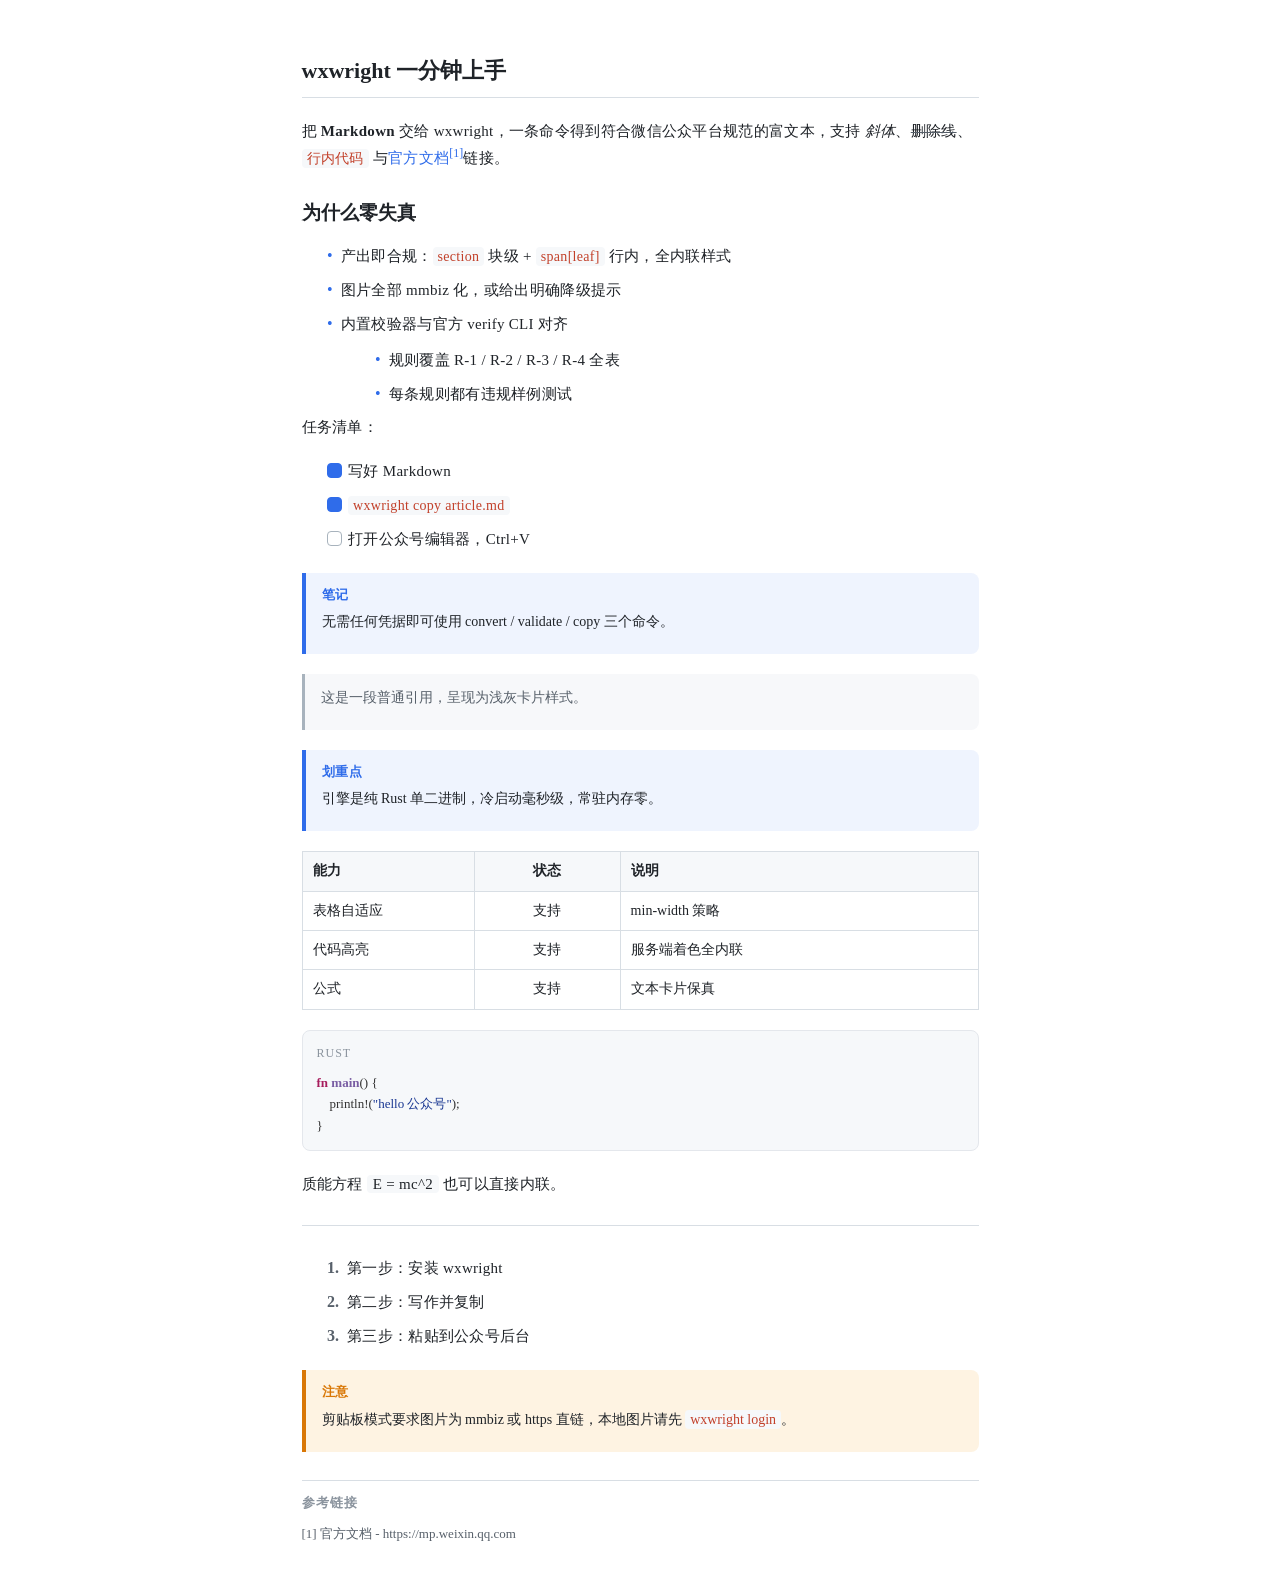
<file: gui/ui/demo-preview.html>
<!doctype html>
<html>
<head>
<meta charset="utf-8">
<meta name="viewport" content="width=device-width, initial-scale=1">
<title>wxwright export</title>
</head>
<body style="margin: 0; background: #FFFFFF;">
<section style="max-width: 677px; margin: 0 auto; padding: 24px 16px;">
<section style="margin: 32px 0 20px; padding-bottom: 10px; border-bottom: 1px solid #D8DEE4"><span leaf style="font-size: 22px; font-weight: 600; color: #1F2328; line-height: 1.4">wxwright 一分钟上手</span></section><section style="margin: 0 0 16px"><span leaf style="font-size: 15px; color: #1F2328; line-height: 1.75; letter-spacing: 0.3px">把 </span><strong style="font-weight: 600;"><span leaf style="font-size: 15px; color: #1F2328; line-height: 1.75; letter-spacing: 0.3px">Markdown</span></strong><span leaf style="font-size: 15px; color: #1F2328; line-height: 1.75; letter-spacing: 0.3px"> 交给 wxwright，一条命令得到符合微信公众平台规范的富文本，支持 </span><em style="font-style: italic;"><span leaf style="font-size: 15px; color: #1F2328; line-height: 1.75; letter-spacing: 0.3px">斜体</span></em><span leaf style="font-size: 15px; color: #1F2328; line-height: 1.75; letter-spacing: 0.3px">、</span><span style="text-decoration: line-through; color: #57606A;"><span leaf style="font-size: 15px; color: #1F2328; line-height: 1.75; letter-spacing: 0.3px">删除线</span></span><span leaf style="font-size: 15px; color: #1F2328; line-height: 1.75; letter-spacing: 0.3px">、</span><span leaf style="font-size: 15px; color: #1F2328; line-height: 1.75; letter-spacing: 0.3px; background: #F6F8FA; color: #C2402A; padding: 2px 5px; border-radius: 4px; font-size: 14px;">行内代码</span><span leaf style="font-size: 15px; color: #1F2328; line-height: 1.75; letter-spacing: 0.3px"> 与</span><span leaf style="font-size: 15px; color: #1F2328; line-height: 1.75; letter-spacing: 0.3px; color: #2F6CEA;">官方文档</span><span leaf style="font-size: 12px; color: #2F6CEA; vertical-align: super; line-height: 1.5;">[1]</span><span leaf style="font-size: 15px; color: #1F2328; line-height: 1.75; letter-spacing: 0.3px">链接。</span></section><section style="margin: 28px 0 16px"><span leaf style="font-size: 19px; font-weight: 600; color: #1F2328; line-height: 1.4">为什么零失真</span></section><section style="margin: 6px 0; padding-left: 1.60em; line-height: 1.75"><span leaf style="color: #2F6CEA; line-height: 1.75;">&bull;&nbsp;&nbsp;</span><span leaf style="font-size: 15px; color: #1F2328; line-height: 1.75; letter-spacing: 0.3px">产出即合规：</span><span leaf style="font-size: 15px; color: #1F2328; line-height: 1.75; letter-spacing: 0.3px; background: #F6F8FA; color: #C2402A; padding: 2px 5px; border-radius: 4px; font-size: 14px;">section</span><span leaf style="font-size: 15px; color: #1F2328; line-height: 1.75; letter-spacing: 0.3px"> 块级 + </span><span leaf style="font-size: 15px; color: #1F2328; line-height: 1.75; letter-spacing: 0.3px; background: #F6F8FA; color: #C2402A; padding: 2px 5px; border-radius: 4px; font-size: 14px;">span[leaf]</span><span leaf style="font-size: 15px; color: #1F2328; line-height: 1.75; letter-spacing: 0.3px"> 行内，全内联样式</span></section><section style="margin: 6px 0; padding-left: 1.60em; line-height: 1.75"><span leaf style="color: #2F6CEA; line-height: 1.75;">&bull;&nbsp;&nbsp;</span><span leaf style="font-size: 15px; color: #1F2328; line-height: 1.75; letter-spacing: 0.3px">图片全部 mmbiz 化，或给出明确降级提示</span></section><section style="margin: 6px 0; padding-left: 1.60em; line-height: 1.75"><span leaf style="color: #2F6CEA; line-height: 1.75;">&bull;&nbsp;&nbsp;</span><span leaf style="font-size: 15px; color: #1F2328; line-height: 1.75; letter-spacing: 0.3px">内置校验器与官方 verify CLI 对齐</span><section style="margin: 8px 0 0; padding-left: 0.0em;"><section style="margin: 6px 0; padding-left: 3.00em; line-height: 1.75"><span leaf style="color: #2F6CEA; line-height: 1.75;">&bull;&nbsp;&nbsp;</span><span leaf style="font-size: 15px; color: #1F2328; line-height: 1.75; letter-spacing: 0.3px">规则覆盖 R-1 / R-2 / R-3 / R-4 全表</span></section><section style="margin: 6px 0; padding-left: 3.00em; line-height: 1.75"><span leaf style="color: #2F6CEA; line-height: 1.75;">&bull;&nbsp;&nbsp;</span><span leaf style="font-size: 15px; color: #1F2328; line-height: 1.75; letter-spacing: 0.3px">每条规则都有违规样例测试</span></section></section></section><section style="margin: 0 0 16px"><span leaf style="font-size: 15px; color: #1F2328; line-height: 1.75; letter-spacing: 0.3px">任务清单：</span></section><section style="margin: 6px 0; padding-left: 1.60em; line-height: 1.75"><span style="display: inline-block; width: 15px; height: 15px; border: 1.5px solid #A8B3BD; border-radius: 4px; vertical-align: -2px; margin-right: 6px; box-sizing: border-box; line-height: 1.5; background: #2F6CEA; border-color: #2F6CEA;" data-ignore-width="1"></span><span leaf style="font-size: 15px; color: #1F2328; line-height: 1.75; letter-spacing: 0.3px">写好 Markdown</span></section><section style="margin: 6px 0; padding-left: 1.60em; line-height: 1.75"><span style="display: inline-block; width: 15px; height: 15px; border: 1.5px solid #A8B3BD; border-radius: 4px; vertical-align: -2px; margin-right: 6px; box-sizing: border-box; line-height: 1.5; background: #2F6CEA; border-color: #2F6CEA;" data-ignore-width="1"></span><span leaf style="font-size: 15px; color: #1F2328; line-height: 1.75; letter-spacing: 0.3px; background: #F6F8FA; color: #C2402A; padding: 2px 5px; border-radius: 4px; font-size: 14px;">wxwright copy article.md</span></section><section style="margin: 6px 0; padding-left: 1.60em; line-height: 1.75"><span style="display: inline-block; width: 15px; height: 15px; border: 1.5px solid #A8B3BD; border-radius: 4px; vertical-align: -2px; margin-right: 6px; box-sizing: border-box; line-height: 1.5;" data-ignore-width="1"></span><span leaf style="font-size: 15px; color: #1F2328; line-height: 1.75; letter-spacing: 0.3px">打开公众号编辑器，Ctrl+V</span></section><section style="margin: 20px 0; padding: 12px 16px; background: #EFF4FE; border-left: 4px solid #2F6CEA; border-radius: 0 8px 8px 0"><section style="margin-bottom: 6px;"><span leaf style="font-size: 13px; font-weight: 600; color: #2F6CEA; line-height: 1.5; letter-spacing: 0.5px">笔记</span></section><section style="margin: 0 0 8px"><span leaf style="font-size: 14px; color: #1F2328; line-height: 1.7">无需任何凭据即可使用 convert / validate / copy 三个命令。</span></section></section><section style="margin: 20px 0; padding: 12px 16px; background: #F7F8FA; border-left: 3px solid #A8B3BD; border-radius: 0 8px 8px 0"><section style="margin: 0 0 8px"><span leaf style="font-size: 14px; color: #57606A; line-height: 1.7">这是一段普通引用，呈现为浅灰卡片样式。</span></section></section><section style="margin: 20px 0; padding: 12px 16px; background: #EFF4FE; border-left: 4px solid #2F6CEA; border-radius: 0 8px 8px 0"><section style="margin-bottom: 6px;"><span leaf style="font-size: 13px; font-weight: 600; color: #2F6CEA; line-height: 1.5; letter-spacing: 0.5px">划重点</span></section><section style="margin: 0 0 8px"><span leaf style="font-size: 14px; color: #1F2328; line-height: 1.7">引擎是纯 Rust 单二进制，冷启动毫秒级，常驻内存零。</span></section></section><section style="margin: 20px 0; overflow-x: auto"><table style="width: 100%; border-collapse: collapse;"><thead><tr><th style="min-width: 70px; border: 1px solid #D8DEE4; padding: 8px 10px; text-align: left; font-size: 14px; line-height: 1.6; color: #1F2328; background: #F6F8FA; font-weight: 600"><span leaf style="font-weight: 600; color: #1F2328">能力</span></th><th style="min-width: 56px; border: 1px solid #D8DEE4; padding: 8px 10px; text-align: center; font-size: 14px; line-height: 1.6; color: #1F2328; background: #F6F8FA; font-weight: 600"><span leaf style="font-weight: 600; color: #1F2328">状态</span></th><th style="min-width: 168px; border: 1px solid #D8DEE4; padding: 8px 10px; text-align: left; font-size: 14px; line-height: 1.6; color: #1F2328; background: #F6F8FA; font-weight: 600"><span leaf style="font-weight: 600; color: #1F2328">说明</span></th></tr></thead><tbody><tr><td style="min-width: 70px; border: 1px solid #D8DEE4; padding: 8px 10px; text-align: left; font-size: 14px; line-height: 1.6; color: #1F2328"><span leaf style="color: #1F2328">表格自适应</span></td><td style="min-width: 56px; border: 1px solid #D8DEE4; padding: 8px 10px; text-align: center; font-size: 14px; line-height: 1.6; color: #1F2328"><span leaf style="color: #1F2328">支持</span></td><td style="min-width: 168px; border: 1px solid #D8DEE4; padding: 8px 10px; text-align: left; font-size: 14px; line-height: 1.6; color: #1F2328"><span leaf style="color: #1F2328">min-width 策略</span></td></tr><tr><td style="min-width: 70px; border: 1px solid #D8DEE4; padding: 8px 10px; text-align: left; font-size: 14px; line-height: 1.6; color: #1F2328"><span leaf style="color: #1F2328">代码高亮</span></td><td style="min-width: 56px; border: 1px solid #D8DEE4; padding: 8px 10px; text-align: center; font-size: 14px; line-height: 1.6; color: #1F2328"><span leaf style="color: #1F2328">支持</span></td><td style="min-width: 168px; border: 1px solid #D8DEE4; padding: 8px 10px; text-align: left; font-size: 14px; line-height: 1.6; color: #1F2328"><span leaf style="color: #1F2328">服务端着色全内联</span></td></tr><tr><td style="min-width: 70px; border: 1px solid #D8DEE4; padding: 8px 10px; text-align: left; font-size: 14px; line-height: 1.6; color: #1F2328"><span leaf style="color: #1F2328">公式</span></td><td style="min-width: 56px; border: 1px solid #D8DEE4; padding: 8px 10px; text-align: center; font-size: 14px; line-height: 1.6; color: #1F2328"><span leaf style="color: #1F2328">支持</span></td><td style="min-width: 168px; border: 1px solid #D8DEE4; padding: 8px 10px; text-align: left; font-size: 14px; line-height: 1.6; color: #1F2328"><span leaf style="color: #1F2328">文本卡片保真</span></td></tr></tbody></table></section><section style="margin: 20px 0; background: #F6F8FA; border: 1px solid #E4E7EC; border-radius: 8px; padding: 12px 14px; overflow-x: auto"><section style="margin-bottom: 8px;"><span leaf style="font-size: 12px; color: #8B949E; letter-spacing: 1px; line-height: 1.5;">RUST</span></section><section style="padding: 2px 0; min-width: 0;"><span leaf style="display: block; font-size: 13px; line-height: 1.65; color: #24292F; white-space: pre-wrap; word-break: break-all;"><span style="color: #A71D5D;font-weight: 600;">fn</span><span style="color: #323232;"> </span><span style="color: #795DA3;font-weight: 600;">main</span><span style="color: #323232;">(</span><span style="color: #323232;">)</span><span style="color: #323232;"> </span><span style="color: #323232;">{</span></span><span leaf style="display: block; font-size: 13px; line-height: 1.65; color: #24292F; white-space: pre-wrap; word-break: break-all;"><span style="color: #323232;">    </span><span style="color: #323232;">println!</span><span style="color: #323232;">(</span><span style="color: #183691;">&quot;</span><span style="color: #183691;">hello 公众号</span><span style="color: #183691;">&quot;</span><span style="color: #323232;">)</span><span style="color: #323232;">;</span></span><span leaf style="display: block; font-size: 13px; line-height: 1.65; color: #24292F; white-space: pre-wrap; word-break: break-all;"><span style="color: #323232;">}</span></span></section></section><section style="margin: 0 0 16px"><span leaf style="font-size: 15px; color: #1F2328; line-height: 1.75; letter-spacing: 0.3px">质能方程 </span><span leaf style="font-size: 15px; color: #1F2328; line-height: 1.75; letter-spacing: 0.3px; background: #F6F8FA; padding: 1px 6px; border-radius: 4px; color: #1F2328;">E = mc^2</span><span leaf style="font-size: 15px; color: #1F2328; line-height: 1.75; letter-spacing: 0.3px"> 也可以直接内联。</span></section><section style="margin: 28px 0; border-top: 1px solid #D8DEE4; line-height: 1px; font-size: 0"></section><section style="margin: 6px 0; padding-left: 1.60em; line-height: 1.75"><span leaf style="color: #57606A; font-weight: 600; line-height: 1.75;">1.&nbsp;&nbsp;</span><span leaf style="font-size: 15px; color: #1F2328; line-height: 1.75; letter-spacing: 0.3px">第一步：安装 wxwright</span></section><section style="margin: 6px 0; padding-left: 1.60em; line-height: 1.75"><span leaf style="color: #57606A; font-weight: 600; line-height: 1.75;">2.&nbsp;&nbsp;</span><span leaf style="font-size: 15px; color: #1F2328; line-height: 1.75; letter-spacing: 0.3px">第二步：写作并复制</span></section><section style="margin: 6px 0; padding-left: 1.60em; line-height: 1.75"><span leaf style="color: #57606A; font-weight: 600; line-height: 1.75;">3.&nbsp;&nbsp;</span><span leaf style="font-size: 15px; color: #1F2328; line-height: 1.75; letter-spacing: 0.3px">第三步：粘贴到公众号后台</span></section><section style="margin: 20px 0; padding: 12px 16px; background: #FEF3E2; border-left: 4px solid #D97706; border-radius: 0 8px 8px 0"><section style="margin-bottom: 6px;"><span leaf style="font-size: 13px; font-weight: 600; color: #D97706; line-height: 1.5; letter-spacing: 0.5px">注意</span></section><section style="margin: 0 0 8px"><span leaf style="font-size: 14px; color: #1F2328; line-height: 1.7">剪贴板模式要求图片为 mmbiz 或 https 直链，本地图片请先 </span><span leaf style="font-size: 14px; color: #1F2328; line-height: 1.7; background: #F6F8FA; color: #C2402A; padding: 2px 5px; border-radius: 4px; font-size: 14px;">wxwright login</span><span leaf style="font-size: 14px; color: #1F2328; line-height: 1.7">。</span></section></section><section style="margin: 28px 0 0; padding-top: 12px; border-top: 1px solid #D8DEE4;"><section style="margin-bottom: 8px;"><span leaf style="font-size: 13px; font-weight: 600; color: #8B949E; letter-spacing: 1px; line-height: 1.5;">参考链接</span></section><section style="margin: 4px 0; line-height: 1.6;"><span leaf style="font-size: 13px; color: #57606A; word-break: break-all; line-height: 1.6;">[1] 官方文档 - https://mp.weixin.qq.com</span></section></section>
</section>
</body>
</html>
</file>
<file: gui/ui/styles.css>
/* wxwright GUI design system (PRD 3.8): neutral grays, single accent,
   4pt grid, 8px radius, hierarchy via borders and whitespace only. */

:root {
  --accent: #2F6CEA;
  --accent-hover: #2A5FD0;
  --accent-soft: #EFF4FE;

  --bg: #FFFFFF;
  --bg-subtle: #F7F8FA;
  --bg-inset: #F2F4F7;

  --text: #1F2328;
  --text-secondary: #57606A;
  --text-tertiary: #8B949E;

  --border: #E4E7EC;
  --border-strong: #A8B3BD;

  --ok: #059669;
  --warn: #D97706;
  --err: #DC2626;

  --code-bg: #F6F8FA;
  --code-color: #C2402A;

  --radius: 8px;
  --radius-sm: 4px;
  --sidebar-w: 248px;
  --font: "Inter", "Noto Sans SC", "Microsoft YaHei UI", "PingFang SC", system-ui, sans-serif;
  --mono: "JetBrains Mono", "Cascadia Code", Consolas, ui-monospace, monospace;
}

* { box-sizing: border-box; margin: 0; padding: 0; }

/* hidden must beat any explicit display rule (modals, drawer, panels) */
[hidden] { display: none !important; }

html, body {
  height: 100%;
  overflow: hidden;
  font-family: var(--font);
  font-size: 14px;
  color: var(--text);
  background: var(--bg);
}

body { display: flex; flex-direction: column; }

.spacer { flex: 1 1 auto; }

/* ---------------------------------------------------------------- topbar */

.topbar {
  display: flex;
  align-items: center;
  justify-content: space-between;
  gap: 16px;
  padding: 8px 12px;
  border-bottom: 1px solid var(--border);
  flex: 0 0 auto;
}

.brand { display: flex; align-items: center; gap: 10px; min-width: 0; }
.brand-logo { width: 26px; height: 26px; border-radius: 6px; flex: 0 0 auto; cursor: pointer; }
.brand-name { font-weight: 600; font-size: 15px; letter-spacing: 0.2px; margin-right: 6px; }

.toolbar { display: flex; align-items: center; gap: 6px; }
.tb-divider { width: 1px; height: 18px; background: var(--border); margin: 0 4px; }

.field { display: flex; align-items: center; gap: 6px; }
.field-label { color: var(--text-tertiary); font-size: 12px; }

.select {
  appearance: none;
  font: inherit;
  font-size: 13px;
  color: var(--text);
  background: var(--bg) url("data:image/svg+xml;charset=utf-8,%3Csvg xmlns='http://www.w3.org/2000/svg' width='12' height='12' viewBox='0 0 24 24'%3E%3Cpath d='m6 9 6 6 6-6' fill='none' stroke='%2357606A' stroke-width='2'/%3E%3C/svg%3E") no-repeat right 8px center;
  border: 1px solid var(--border);
  border-radius: var(--radius-sm);
  padding: 6px 26px 6px 10px;
  cursor: pointer;
  min-width: 120px;
}
.select:hover { border-color: var(--border-strong); }
.select:focus { outline: 2px solid var(--accent-soft); border-color: var(--accent); }
.select-sm { min-width: 0; padding: 4px 24px 4px 8px; font-size: 12px; }

.btn {
  display: inline-flex;
  align-items: center;
  gap: 6px;
  font: inherit;
  font-size: 13px;
  border-radius: var(--radius-sm);
  padding: 7px 11px;
  cursor: pointer;
  transition: background 0.12s ease, border-color 0.12s ease, color 0.12s ease;
  white-space: nowrap;
}
.btn-icon { padding: 7px 8px; }
.btn-ghost { background: transparent; border: 1px solid transparent; color: var(--text-secondary); }
.btn-ghost:hover { background: var(--bg-subtle); color: var(--text); }
.btn-primary { background: var(--accent); border: 1px solid var(--accent); color: #fff; font-weight: 500; }
.btn-primary:hover { background: var(--accent-hover); }
.btn-primary:disabled { opacity: 0.55; cursor: default; }

.icon { width: 16px; height: 16px; flex: 0 0 auto; }
.icon-sm { width: 14px; height: 14px; }

.input-sm { width: 64px; font: inherit; font-size: 12px; border: 1px solid var(--border); border-radius: var(--radius-sm); padding: 5px 8px; outline: none; }
.input-grow { flex: 1 1 auto; min-width: 120px; font: inherit; font-size: 12px; border: 1px solid var(--border); border-radius: var(--radius-sm); padding: 6px 10px; outline: none; }
.input-grow:focus, .input-sm:focus { border-color: var(--accent); box-shadow: 0 0 0 2px var(--accent-soft); }

/* ------------------------------------------------------------- workspace */

.workspace { flex: 1 1 auto; display: flex; min-height: 0; }
.pane { min-width: 0; display: flex; flex-direction: column; }

/* --------------------------------------------------------------- sidebar */

.sidebar {
  flex: 0 0 var(--sidebar-w);
  width: var(--sidebar-w);
  border-right: 1px solid var(--border);
  background: var(--bg-subtle);
  display: flex;
  flex-direction: column;
  min-height: 0;
  transition: margin-left 0.15s ease;
}
.sidebar.collapsed { margin-left: calc(-1 * var(--sidebar-w) - 1px); }

.sidebar-head {
  display: flex; align-items: center; gap: 2px;
  padding: 8px 8px 6px 14px;
  font-size: 12px; font-weight: 600; color: var(--text-secondary);
  letter-spacing: 0.5px;
}
.sidebar-search { padding: 0 10px 8px; }
.sidebar-search input {
  width: 100%;
  font: inherit; font-size: 12px;
  border: 1px solid var(--border);
  border-radius: var(--radius-sm);
  padding: 6px 10px;
  background: var(--bg);
  outline: none;
}
.sidebar-search input:focus { border-color: var(--accent); }
.sidebar-list { flex: 1 1 auto; overflow: auto; padding: 2px 8px 8px; }

.article-item {
  display: flex; align-items: center; gap: 4px;
  padding: 8px 6px 8px 10px;
  border-radius: var(--radius-sm);
  cursor: pointer;
  margin-bottom: 2px;
}
.article-item:hover { background: var(--bg); }
.article-item.active { background: var(--bg); box-shadow: inset 2px 0 0 var(--accent); }
.article-item .a-main { min-width: 0; flex: 1 1 auto; }
.article-item .a-title {
  font-size: 13px; color: var(--text);
  white-space: nowrap; overflow: hidden; text-overflow: ellipsis;
}
.article-item .a-date { font-size: 11px; color: var(--text-tertiary); margin-top: 2px; }
.article-item .a-act {
  visibility: hidden; border: none; background: none; color: var(--text-tertiary);
  cursor: pointer; padding: 4px; border-radius: 4px; flex: 0 0 auto;
}
.article-item:hover .a-act { visibility: visible; }
.article-item .a-act:hover { color: var(--accent); background: var(--accent-soft); }
.article-item .a-act.danger:hover { color: var(--err); background: #FEF2F2; }
.sidebar-empty { color: var(--text-tertiary); font-size: 12px; padding: 16px 10px; text-align: center; white-space: pre-line; }

.sidebar-foot {
  flex: 0 0 auto;
  border-top: 1px solid var(--border);
  padding: 8px 14px;
  font-size: 11px;
  color: var(--text-tertiary);
  white-space: nowrap; overflow: hidden; text-overflow: ellipsis;
}

/* ---------------------------------------------------------- editor pane */

.pane-editor { flex: 1 1 50%; position: relative; padding: 12px 0 0 12px; }

.editor {
  flex: 1 1 auto;
  width: 100%;
  min-height: 120px;
  resize: none;
  border: 1px solid var(--border);
  border-radius: var(--radius);
  padding: 16px;
  font-family: var(--mono);
  font-size: 13px;
  line-height: 1.7;
  color: var(--text);
  background: var(--bg);
  outline: none;
}
.editor:focus { border-color: var(--accent); box-shadow: 0 0 0 2px var(--accent-soft); }

.editor-empty-hint {
  position: absolute;
  top: 44px; left: 32px;
  display: flex; align-items: center; gap: 6px;
  font-size: 13px; color: var(--text-tertiary);
  pointer-events: none;
  z-index: 2;
}
.editor-empty-hint .icon { width: 14px; height: 14px; color: var(--accent); }
.editor-empty-hint .linklike { pointer-events: auto; font-size: 13px; }

.editor-status {
  display: flex; align-items: center; flex-wrap: wrap;
  gap: 4px 8px; /* row-gap keeps a second line breathable when wrapping */
  padding: 8px 4px;
  font-size: 12px; color: var(--text-tertiary);
  flex: 0 0 auto;
}
.editor-status .dot { width: 3px; height: 3px; border-radius: 50%; background: var(--border-strong); }
.statusbar .spacer, .editor-status .spacer { flex: 1 1 auto; }

/* article title field: the publish title lives above the body, matching the
   MP editor (and the drafts API) where the title is its own input */
.title-row {
  display: flex; align-items: center; gap: 8px;
  padding: 10px 14px 0;
  flex: 0 0 auto;
}
.title-row input {
  flex: 1 1 auto; min-width: 0;
  font-family: inherit;
  font-size: 16px; font-weight: 600; color: var(--text);
  background: none; border: none; outline: none;
  padding: 6px 8px;
  border-bottom: 1px solid transparent;
}
.title-row input:focus { border-bottom-color: var(--accent); }
.title-row input::placeholder { color: var(--text-tertiary); font-weight: 400; font-size: 13px; }
.title-count { flex: 0 0 auto; font-size: 11px; color: var(--text-tertiary); font-family: var(--mono); }
.title-count.over { color: var(--err); font-weight: 700; }

.linklike {
  display: inline-flex; align-items: center; gap: 4px;
  font: inherit; font-size: 12px;
  color: var(--accent);
  background: none; border: none; cursor: pointer;
  padding: 2px 6px; border-radius: var(--radius-sm);
}
.linklike:hover { background: var(--accent-soft); }

.input-btn-row { display: flex; gap: 6px; width: 100%; }
.input-btn-row input { flex: 1 1 auto; min-width: 0; }
.input-btn-row .btn { flex: 0 0 auto; font-size: 12px; padding: 6px 10px; }

/* multi-account WeChat binding: settings list + status-bar quick switcher */
.wx-account-row {
  display: flex; align-items: center; gap: 8px;
  border: 1px solid var(--border); border-radius: var(--radius-sm);
  padding: 8px 10px; margin-bottom: 6px;
  font-size: 12px; color: var(--text-secondary);
}
.wx-account-row .wa-name { font-weight: 600; color: var(--text); }
.wx-account-row .wa-appid { color: var(--text-tertiary); }
.wx-account-row .spacer { flex: 1 1 auto; }
.wx-account-row .btn { font-size: 11px; padding: 3px 8px; }
.wa-avatar {
  width: 20px; height: 20px; border-radius: 50%;
  object-fit: cover; flex: 0 0 auto;
  border: 1px solid var(--border);
  background: var(--bg-inset);
}
.wa-active-chip {
  font-size: 10px; color: var(--ok); border: 1px solid var(--ok);
  border-radius: 999px; padding: 0 7px; line-height: 1.5;
}
.wx-chip-wrap { position: relative; display: inline-flex; }
.wx-account-menu {
  position: absolute; bottom: 30px; right: 0;
  min-width: 210px; z-index: 40;
  background: var(--bg); border: 1px solid var(--border);
  border-radius: var(--radius); box-shadow: 0 8px 24px rgba(0,0,0,.14);
  padding: 4px;
}
.wx-account-menu button {
  display: flex; align-items: center; gap: 6px; width: 100%;
  font: inherit; font-size: 12px; text-align: left;
  color: var(--text); background: none; border: none;
  border-radius: var(--radius-sm); padding: 7px 9px; cursor: pointer;
}
.wx-account-menu button:hover { background: var(--bg-subtle); }
.wx-account-menu button .wa-avatar { width: 18px; height: 18px; }
.wx-chip-wrap .rule-chip { display: inline-flex; align-items: center; gap: 5px; min-width: 0; max-width: 240px; }
.wx-chip-wrap .rule-chip .wa-name { overflow: hidden; text-overflow: ellipsis; white-space: nowrap; }
.wx-chip-wrap .wa-caret { color: var(--text-tertiary); font-size: 10px; }
.wx-account-menu .wa-active-chip { margin-left: auto; }
.wx-account-menu .wa-manage { color: var(--accent); border-top: 1px solid var(--border); border-radius: 0; margin-top: 2px; padding-top: 8px; }

/* live WeChat API health: token + account probe result, with recovery actions */
.wx-health {
  display: flex; flex-direction: column; gap: 8px;
  border: 1px solid var(--border); border-radius: var(--radius-sm);
  background: var(--bg-subtle); padding: 10px 12px; margin-bottom: 12px;
  font-size: 12px; color: var(--text-secondary);
}
.wx-health.ok { border-color: #A7E3CD; background: #ECFDF3; }
.wx-health.warn { border-color: #F5C6C0; background: #FEF2F2; }
.wx-health .wh-main { display: flex; flex-direction: column; gap: 3px; }
.wx-health .wh-main b { color: var(--text); }
.wx-health.ok .wh-main b { color: var(--ok); }
.wx-health.warn .wh-main b { color: var(--err); }
.wx-health .wh-actions { display: flex; gap: 6px; flex-wrap: wrap; }

/* rule chip: inline compliance badge in the stats row (PRD review moved here) */
.rule-chip {
  display: inline-flex; align-items: center; gap: 5px;
  font: inherit; font-size: 12px;
  border: 1px solid var(--border);
  border-radius: 999px;
  background: var(--bg);
  color: var(--text-secondary);
  padding: 2px 10px;
  cursor: pointer;
}
.rule-chip:hover { border-color: var(--border-strong); }
.rule-chip .rc-ok { color: var(--ok); font-weight: 600; }
.rule-chip .rc-block { color: var(--err); font-weight: 700; }
.rule-chip .rc-warn { color: var(--warn); font-weight: 700; }
.rule-chip.ok { border-color: #A7E3CD; background: #ECFDF3; color: var(--ok); }
.rule-chip.blocking { border-color: #F5C6C0; background: #FEF2F2; }

/* ------------------------------------------------------ violations panel */
/* Static flex sibling now: never overlaps the AI drawer again. */

.violations-panel {
  flex: 0 0 auto;
  max-height: 32%;
  overflow: auto;
  border-top: 1px solid var(--border);
  background: var(--bg-subtle);
  padding: 8px 12px;
  margin-top: 4px;
}
.violation-row {
  display: flex; gap: 8px; align-items: baseline;
  padding: 5px 8px; border-radius: var(--radius-sm);
  font-size: 12px; line-height: 1.5;
}
.violation-row:hover { background: var(--bg); }
.v-badge { flex: 0 0 auto; font-size: 10px; font-weight: 700; letter-spacing: 0.4px; border-radius: 3px; padding: 1px 5px; }
.v-badge.block { color: var(--err); background: #FEF2F2; }
.v-badge.warn { color: var(--warn); background: #FEF3E2; }
.v-rule { font-weight: 600; color: var(--text); }
.v-desc { color: var(--text-secondary); }
.v-node { color: var(--text-tertiary); font-family: var(--mono); font-size: 11px; word-break: break-all; }
.violations-head {
  display: flex; align-items: center; gap: 8px;
  padding: 2px 4px 6px;
}
.violations-head .v-title { font-size: 12px; font-weight: 600; color: var(--text-secondary); }
.violations-head .spacer { flex: 1 1 auto; }
.btn-mini { font-size: 11px; padding: 3px 8px; line-height: 1.5; }

/* ------------------------------------------------------------ AI drawer */

.ai-drawer {
  flex: 0 0 auto;
  height: 42%;
  min-height: 240px;
  display: flex;
  flex-direction: column;
  border-top: 1px solid var(--border);
  background: var(--bg);
  margin-top: 4px;
}

.ai-head {
  display: flex; align-items: center; gap: 8px;
  padding: 8px 12px;
  border-bottom: 1px solid var(--border);
  font-size: 13px; font-weight: 600; color: var(--text);
}
.ai-head .icon { color: var(--accent); }
.ai-provider-chip {
  font-size: 11px; font-weight: 500; color: var(--text-tertiary);
  background: var(--bg-inset); border-radius: 10px; padding: 2px 8px;
}

.ai-messages { flex: 1 1 auto; overflow: auto; padding: 12px 14px; scrollbar-width: thin; }

/* thinking dots */
/* What the assistant's tool round is doing. Lives inside the streaming
   bubble, so it is one line of status next to the answer, not a panel. */
.ai-toolnote { margin-top: 6px; font-size: 12px; color: var(--text-secondary); }
.ai-typing { display: inline-flex; gap: 4px; align-items: center; }
.ai-typing i {
  width: 6px; height: 6px; border-radius: 50%;
  background: var(--accent);
  animation: ai-dot 1.1s ease-in-out infinite;
}
.ai-typing i:nth-child(2) { animation-delay: 0.18s; }
.ai-typing i:nth-child(3) { animation-delay: 0.36s; }
@keyframes ai-dot { 0%,100% { opacity: 0.25; transform: translateY(0); } 50% { opacity: 1; transform: translateY(-3px); } }

/* jump-to-latest chip */
.ai-jump {
  position: absolute;
  bottom: 10px; left: 50%; transform: translateX(-50%);
  box-shadow: 0 4px 14px rgba(31,35,40,0.18);
  z-index: 4;
}

/* error bubble */
.ai-msg.error .bubble { border-color: #F5C6C0; background: #FEF2F2; color: var(--err); }

/* lightweight markdown in assistant bubbles */
.bubble .md-h { font-weight: 700; font-size: 14px; margin: 6px 0 2px; color: var(--text); }
.bubble .md-gap { height: 8px; }
.bubble .md-li { padding-left: 4px; }
.bubble .md-icode {
  font-family: var(--mono); font-size: 12px;
  background: var(--code-bg, #F6F8FA); color: #C2402A;
  padding: 1px 5px; border-radius: 4px;
}
.bubble .md-pre {
  margin: 8px 0; padding: 10px 12px;
  background: #0F172A; border-radius: 8px;
  overflow-x: auto;
}
.bubble .md-pre code {
  font-family: var(--mono); font-size: 11.5px; line-height: 1.6;
  color: #E2E8F0; white-space: pre;
}
.bubble strong { font-weight: 700; }
.bubble em { font-style: italic; }
.ai-msg { margin-bottom: 12px; max-width: 92%; }
.ai-msg .role { font-size: 11px; color: var(--text-tertiary); margin-bottom: 4px; }
.ai-msg .bubble {
  font-size: 13px; line-height: 1.65;
  padding: 8px 12px; border-radius: var(--radius);
  white-space: pre-wrap; word-break: break-word;
}
.ai-msg.user .bubble { background: var(--accent-soft); }
.ai-msg.assistant .bubble { background: var(--bg-subtle); border: 1px solid var(--border); }
.ai-msg .bubble .cursor { display: inline-block; width: 7px; height: 14px; background: var(--accent); vertical-align: -2px; animation: blink 0.9s steps(1) infinite; }
@keyframes blink { 50% { opacity: 0; } }

.ai-msg .msg-actions { display: flex; gap: 6px; margin-top: 6px; }
.ai-msg .msg-actions .chip { font-size: 11px; }

.ai-quick { display: flex; gap: 6px; flex-wrap: wrap; padding: 8px 12px 0; }
.chip {
  font: inherit; font-size: 12px;
  border: 1px solid var(--border);
  border-radius: 999px;
  background: var(--bg);
  color: var(--text-secondary);
  padding: 4px 12px;
  cursor: pointer;
}
.chip:hover { border-color: var(--accent); color: var(--accent); background: var(--accent-soft); }

.ai-input-row { display: flex; padding: 10px 12px 12px; }
.ai-input-box {
  flex: 1 1 auto;
  position: relative;
  display: flex;
  flex-direction: column;
  border: 1px solid var(--border);
  border-radius: 12px;
  background: var(--bg);
  transition: border-color 0.12s ease, box-shadow 0.12s ease;
}
.ai-input-box:focus-within { border-color: var(--accent); box-shadow: 0 0 0 2px var(--accent-soft); }
#ai-input {
  flex: 1 1 auto;
  resize: none;
  font: inherit; font-size: 13px; line-height: 1.5;
  border: none;
  background: transparent;
  padding: 10px 14px 4px;
  max-height: 120px;
  outline: none;
  color: var(--text);
}
/* bottom action bar: attach | model | send - nothing overlaps */
.ai-box-bar {
  display: flex;
  align-items: center;
  gap: 6px;
  padding: 2px 8px 8px;
}
.ai-send {
  width: 30px; height: 30px;
  border: none; border-radius: 9px;
  background: var(--accent); color: #fff;
  cursor: pointer;
  display: inline-flex; align-items: center; justify-content: center;
  transition: background 0.12s ease;
  flex: 0 0 auto;
}
.ai-send:hover { background: var(--accent-hover); }
.ai-send:disabled { opacity: 0.5; cursor: default; }
.ai-send.stopping { background: var(--err); }
.ai-model-select {
  display: inline-flex; align-items: center; gap: 4px;
  max-width: 200px;
  font: inherit; font-size: 11px; font-weight: 500;
  color: var(--text-secondary);
  background: transparent;
  border: 1px solid transparent;
  border-radius: 999px;
  padding: 4px 8px 4px 10px;
  cursor: pointer;
  white-space: nowrap; overflow: hidden; text-overflow: ellipsis;
}
.ai-model-select:hover { background: var(--bg-subtle); border-color: var(--border); color: var(--text); }
.ai-model-select .m-chev {
  width: 10px; height: 10px; flex: 0 0 auto;
  transition: transform 0.12s ease;
}
.ai-model-select.open .m-chev { transform: rotate(180deg); }
.ai-bar-btn {
  width: 28px; height: 28px;
  border: none; border-radius: 8px;
  background: transparent; color: var(--text-tertiary);
  cursor: pointer;
  display: inline-flex; align-items: center; justify-content: center;
  flex: 0 0 auto;
}
.ai-bar-btn:hover { background: var(--bg-subtle); color: var(--accent); }

.brand-tile {
  display: inline-flex; align-items: center; justify-content: center;
  border-radius: 5px;
  color: #fff;
  font-weight: 700;
  flex: 0 0 auto;
  letter-spacing: 0.2px;
}
.brand-tile svg { display: block; }

/* mainstream dropdown menu: rows with provider + model details */
.ai-model-menu {
  position: fixed;
  min-width: 260px;
  max-width: 320px;
  min-width: 250px; max-width: 320px;
  background: var(--bg);
  border: 1px solid var(--border);
  border-radius: 10px;
  box-shadow: 0 10px 32px rgba(31, 35, 40, 0.18);
  padding: 5px;
  z-index: 30;
  max-height: 260px;
  overflow: auto;
}
.ai-model-menu .mm-item {
  display: flex; align-items: center; gap: 8px;
  padding: 8px 10px;
  border-radius: 7px;
  cursor: pointer;
}
.ai-model-menu .mm-logo { flex: 0 0 auto; }
.ai-model-menu .mm-item:hover { background: var(--bg-subtle); }
.ai-model-menu .mm-item.active { background: var(--accent-soft); }
.ai-model-menu .mm-main { flex: 1 1 auto; min-width: 0; }
.ai-model-menu .mm-name { font-size: 13px; font-weight: 600; color: var(--text); }
.ai-model-menu .mm-model {
  font-size: 11px; color: var(--text-tertiary);
  font-family: var(--mono);
  white-space: nowrap; overflow: hidden; text-overflow: ellipsis;
}
.ai-model-menu .mm-check { width: 15px; height: 15px; color: var(--accent); flex: 0 0 auto; visibility: hidden; }
.ai-model-menu .mm-item.active .mm-check { visibility: visible; }
.attach-row { display: flex; flex-wrap: wrap; gap: 6px; padding: 0 12px 8px; }
.attach-chip {
  display: inline-flex; align-items: center; gap: 6px;
  font-size: 12px;
  border: 1px solid var(--border);
  border-radius: 999px;
  padding: 3px 10px;
  background: var(--bg-subtle);
  color: var(--text-secondary);
  max-width: 260px;
}
.attach-chip .a-name { white-space: nowrap; overflow: hidden; text-overflow: ellipsis; }
.attach-chip button { border: none; background: none; cursor: pointer; color: var(--text-tertiary); padding: 0; display: inline-flex; }
.attach-chip button:hover { color: var(--err); }

.ai-send {
  position: absolute;
  right: 7px;
  bottom: 7px;
  width: 30px; height: 30px;
  border: none; border-radius: 9px;
  background: var(--accent); color: #fff;
  cursor: pointer;
  display: inline-flex; align-items: center; justify-content: center;
  transition: background 0.12s ease;
}
.ai-send:hover { background: var(--accent-hover); }
.ai-send:disabled { opacity: 0.5; cursor: default; }
.ai-send.stopping { background: var(--err); }

.splitter { flex: 0 0 5px; cursor: col-resize; margin: 0 4px; border-radius: 3px; }
.splitter:hover, .splitter.dragging { background: var(--accent-soft); }

/* ------------------------------------------------------- preview pane */

.pane-preview {
  flex: 1 1 50%;
  background: var(--bg-inset);
  align-items: center;
  justify-content: center;
  overflow: auto;
  padding: 16px;
  scrollbar-width: none;
}
.pane-preview::-webkit-scrollbar { width: 0; height: 0; display: none; }

.device-stage {
  display: flex;
  flex-direction: column;
  align-items: center;
  gap: 14px;
  width: 100%;
}

.device-scaler { flex: 0 0 auto; }

/* Realistic hardware: dark metal unibody, physical side keys, high-gloss
   screen. Dimensions = logical screen resolution + bezel, scaled to fit. */
.device {
  position: relative;
  background: #0b0d11;
  transform-origin: top left;
}
.device.ios {
  width: 413px;   /* 393 screen + 2 x 10 bezel */
  height: 872px;  /* 852 + 20 */
  border-radius: 64px;
  padding: 10px;
  background: linear-gradient(155deg, #3d4148 0%, #16181c 30%, #0b0d11 70%, #23262b 100%);
  box-shadow:
    inset 0 0 0 1.5px rgba(255, 255, 255, 0.12),
    0 30px 70px rgba(31, 35, 40, 0.4);
}
.device.android {
  width: 432px;   /* 412 + 20 */
  height: 935px;  /* 915 + 20 */
  border-radius: 44px;
  padding: 10px;
  background: linear-gradient(155deg, #2e3238 0%, #131519 35%, #0b0d11 75%, #202329 100%);
  box-shadow:
    inset 0 0 0 1.5px rgba(255, 255, 255, 0.1),
    0 30px 70px rgba(31, 35, 40, 0.4);
}

/* physical side keys */
.dkey {
  position: absolute;
  background: linear-gradient(90deg, #2a2d33, #17191d);
  border-radius: 2.5px;
  z-index: 0;
}
.device.ios .key-mute  { left: -3px; top: 128px; width: 3.5px; height: 28px; }
.device.ios .key-volu  { left: -3px; top: 186px; width: 3.5px; height: 56px; }
.device.ios .key-vold  { left: -3px; top: 254px; width: 3.5px; height: 56px; }
.device.ios .key-power { right: -3px; top: 208px; width: 3.5px; height: 96px; }
.device.android .key-power { right: -3px; top: 220px; width: 3.5px; height: 62px; }
.device.android .key-volu { right: -3px; top: 296px; width: 3.5px; height: 88px; }

.device-body {
  position: relative;
  width: 100%;
  height: 100%;
  border-radius: 54px;
  overflow: hidden;
  background: #fff;
}
.device.android .device-body { border-radius: 34px; }

.device-screen { position: absolute; inset: 0; background: #fff; }
.device-screen iframe { position: absolute; inset: 0; width: 100%; height: 100%; border: none; display: block; transition: filter 0.15s ease; }
.device.dark .device-screen iframe { filter: invert(0.92) hue-rotate(180deg); }
.device.dark .device-screen { background: #191919; }

/* status bar overlays the screen like a real phone */
.device-status {
  position: absolute; top: 0; left: 0; right: 0; z-index: 5;
  display: flex; align-items: center; justify-content: space-between;
  pointer-events: none;
  color: #111;
}
.device.ios .device-status { height: 54px; padding: 14px 34px 0 40px; font-size: 14px; font-weight: 600; }
.device.android .device-status { height: 34px; padding: 8px 22px 0; font-size: 12px; font-weight: 500; }
.device.dark .device-status { color: #f5f5f5; }
.status-time { letter-spacing: 0.3px; font-family: -apple-system, "SF Pro Text", "Inter", var(--font); }

/* Dynamic Island (iOS) / punch-hole (Android) */
.device.ios .device-notch {
  position: absolute; top: 12px; left: 50%; transform: translateX(-50%);
  width: 124px; height: 36px; border-radius: 22px;
  background: #000; z-index: 6;
  box-shadow: inset 0 0 2px rgba(255,255,255,0.08);
}
.device.ios .device-notch::after {
  content: ""; position: absolute; right: 14px; top: 50%; transform: translateY(-50%);
  width: 9px; height: 9px; border-radius: 50%;
  background: radial-gradient(circle at 35% 35%, #1d2f52, #05070c 70%);
}
.device.android .device-notch {
  position: absolute; top: 11px; left: 50%; transform: translateX(-50%);
  width: 13px; height: 13px; border-radius: 50%;
  background: #000; box-shadow: 0 0 0 2.5px #101418; z-index: 6;
}

/* home indicator / gesture bar */
.home-bar {
  position: absolute; bottom: 8px; left: 50%; transform: translateX(-50%);
  width: 134px; height: 5px; border-radius: 3px;
  background: rgba(0, 0, 0, 0.3); z-index: 6;
  pointer-events: none;
}
.device.dark .home-bar { background: rgba(255, 255, 255, 0.35); }
.device.android .home-bar { width: 96px; height: 3.5px; bottom: 7px; }

/* controls under the device */
.device-controls {
  display: flex; align-items: center; gap: 10px;
  flex: 0 0 auto;
}
.seg {
  display: flex;
  background: var(--bg);
  border: 1px solid var(--border);
  border-radius: 999px;
  padding: 3px;
}
.seg-btn {
  border: none; background: transparent;
  font: inherit; font-size: 12px; font-weight: 500;
  color: var(--text-secondary);
  padding: 6px 18px;
  border-radius: 999px;
  cursor: pointer;
  transition: background 0.12s ease, color 0.12s ease;
}
.seg-btn:hover { color: var(--text); }
.seg-btn.active { background: var(--accent); color: #fff; }

/* --------------------------------------------------------- writing pet */

#pet { position: relative; width: 36px; height: 36px; cursor: pointer; flex: 0 0 auto; user-select: none; }
#pet-img {
  width: 100%; height: 100%;
  object-fit: contain;
  mix-blend-mode: multiply; /* generated on white; blends into the light statusbar */
  pointer-events: none;
}
#pet-img.pet-swap { animation: pet-swap 0.38s cubic-bezier(0.34, 1.56, 0.64, 1); }
@keyframes pet-swap {
  0% { transform: rotate(-8deg) scale(0.6, 0.6); opacity: 0.2; }
  60% { transform: rotate(4deg) scale(1.12, 1.12); opacity: 1; }
  100% { transform: rotate(0) scale(1, 1); }
}
.pet-svg { width: 100%; height: 100%; overflow: visible; }
.pet-body, .pet-ear { filter: none; }
.pet-tail { transform-origin: 46px 54px; }
#pet.state-idle .pet-visual { animation: pet-float 3.2s ease-in-out infinite; }
#pet.state-idle .pet-tail { animation: pet-wag 1.8s ease-in-out infinite; }
#pet.state-typing .pet-visual { animation: pet-bounce 0.45s ease-in-out infinite; }
#pet.state-typing .pet-tail { animation: pet-wag 0.5s ease-in-out infinite; }
#pet.state-happy .pet-visual { animation: pet-jump 0.55s ease-in-out infinite; }
#pet.state-sleep .pet-visual { animation: pet-breathe 2.8s ease-in-out infinite; opacity: 0.9; }
#pet.state-sleep svg { opacity: 0.45; animation: none; }
#pet.state-sleep .pet-eye { animation: none; transform: scaleY(0.15); }
#pet.state-party .pet-visual { animation: pet-party 0.5s ease-in-out 5; }
.pet-visual { display: block; }
.pet-eye { fill: #fff; transform-origin: center; animation: pet-blink 4.4s infinite; }
@keyframes pet-breathe { 0%,100% { transform: scale(1); } 50% { transform: scale(1.05); } }
@keyframes pet-float { 0%,100% { transform: translateY(0); } 50% { transform: translateY(-2.5px); } }
@keyframes pet-wag { 0%,100% { transform: rotate(0deg); } 50% { transform: rotate(14deg); } }
@keyframes pet-bounce { 0%,100% { transform: translateY(0) scale(1,1); } 30% { transform: translateY(-3px) scale(0.97,1.04); } 60% { transform: translateY(0) scale(1.04,0.96); } }
@keyframes pet-jump { 0%,100% { transform: translateY(0); } 40% { transform: translateY(-7px) rotate(-4deg); } 70% { transform: translateY(0) scale(1.06,0.94); } }
@keyframes pet-blink { 0%,92%,100% { transform: scaleY(1); } 95% { transform: scaleY(0.12); } }
@keyframes pet-party { 0%,100% { transform: rotate(0); } 25% { transform: rotate(-12deg) translateY(-3px); } 75% { transform: rotate(12deg) translateY(-3px); } }

.pet-zz {
  position: absolute; top: -8px; right: -10px;
  font-size: 10px; font-weight: 700; color: var(--text-tertiary);
  animation: zz-float 2.6s ease-in-out infinite;
}
@keyframes zz-float { 0%,100% { transform: translateY(0); opacity: 0.7; } 50% { transform: translateY(-4px); opacity: 1; } }

.heart {
  position: absolute; left: 12px; top: 2px;
  width: 12px; height: 12px; color: #FF3B5C; /* classic heart red */
  animation: heart-up 0.95s ease-out forwards;
  pointer-events: none;
}
@keyframes heart-up {
  0% { transform: translate(0, 0) scale(0.5); opacity: 0; }
  20% { opacity: 1; }
  100% { transform: translate(var(--hx, 8px), -34px) scale(1.15); opacity: 0; }
}

#pet-bubble {
  position: fixed; left: 46px; bottom: 40px;
  max-width: 300px;
  background: var(--text); color: #fff;
  font-size: 12px; line-height: 1.6;
  border-radius: 10px; border-bottom-left-radius: 2px;
  padding: 8px 12px;
  box-shadow: 0 6px 20px rgba(31,35,40,0.22);
  z-index: 60;
  animation: toast-in 0.15s ease;
}

/* ------------------------------------------------- svg kit (sidebar) */

.kit-panel {
  display: flex; flex-direction: column;
  flex: 1 1 auto; min-height: 0;
  padding: 0 10px 8px;
}
.kit-ai { display: flex; gap: 6px; padding: 8px 0 4px; }
.kit-ai input {
  flex: 1 1 auto; min-width: 0;
  font: inherit; font-size: 13px;
  border: 1px solid var(--border);
  border-radius: var(--radius-sm);
  padding: 8px 10px;
  outline: none;
}
.kit-ai input:focus { border-color: var(--accent); box-shadow: 0 0 0 2px var(--accent-soft); }
.kit-ai .btn { flex: 0 0 auto; padding: 8px 10px; }
#svgkit-ai-status { margin: 0 0 4px; }
#svgkit-ai-status:empty { display: none; }

.svgkit-cats { display: flex; flex-wrap: wrap; gap: 4px; padding: 2px 0 8px; }
.svgkit-cats button {
  font: inherit; font-size: 11px; line-height: 1;
  color: var(--text-secondary);
  background: none; border: 1px solid var(--border);
  border-radius: 999px; padding: 4px 9px;
  cursor: pointer;
}
.svgkit-cats button:hover { border-color: var(--border-strong); color: var(--text); }
.svgkit-cats button.active {
  color: var(--accent); border-color: var(--accent); background: var(--accent-soft);
}

.kit-list {
  flex: 1 1 auto; min-height: 0; overflow: auto;
  display: flex; flex-direction: column; gap: 8px;
  padding-bottom: 8px;
}
.kit-empty { color: var(--text-tertiary); font-size: 12px; padding: 16px 10px; text-align: center; }

.svgkit-card {
  border: 1px solid var(--border);
  border-radius: var(--radius-sm);
  background: var(--bg);
}
.svgkit-card:hover { border-color: var(--border-strong); }
.svgkit-card.active { border-color: var(--accent); box-shadow: 0 0 0 2px var(--accent-soft); }
.k-head {
  display: flex; flex-direction: column;
  padding: 8px; cursor: pointer;
}
.k-thumb {
  width: 100%; height: 84px;
  border: 1px solid var(--border); border-radius: 6px;
  overflow: hidden;
  display: flex; align-items: center; justify-content: center;
  background:
    linear-gradient(45deg, var(--bg-inset) 25%, transparent 25%, transparent 75%, var(--bg-inset) 75%),
    linear-gradient(45deg, var(--bg-inset) 25%, transparent 25%, transparent 75%, var(--bg-inset) 75%);
  background-size: 10px 10px;
  background-position: 0 0, 5px 5px;
}
.k-thumb svg { max-width: 100%; max-height: 100%; width: auto; height: auto; }
.k-meta { flex: 1 1 auto; min-width: 0; margin-top: 6px; }
.k-name-row { display: flex; align-items: center; gap: 4px; }
.k-name-row .k-name { flex: 1 1 auto; min-width: 0; }
.k-name { font-size: 13px; font-weight: 600; color: var(--text); display: flex; align-items: center; }
.k-badge {
  font-size: 10px; color: var(--accent); background: var(--accent-soft);
  border-radius: 3px; padding: 0 5px; margin-left: 6px; font-weight: 600;
}
.k-desc {
  font-size: 11px; color: var(--text-tertiary); line-height: 1.5;
  display: -webkit-box; -webkit-line-clamp: 3; -webkit-box-orient: vertical; overflow: hidden;
  margin-top: 2px;
}
.k-actions { flex: 0 0 auto; display: flex; align-items: center; gap: 2px; }
.k-del {
  border: none; background: none; color: var(--text-tertiary);
  cursor: pointer; padding: 2px 4px; font-size: 12px;
}
.k-del:hover { color: var(--err); }
.k-pin {
  border: none; background: none; color: var(--text-tertiary);
  cursor: pointer; padding: 2px 4px; font-size: 13px; line-height: 1;
}
.k-pin:hover { color: var(--accent); }
.k-pin.pinned { color: var(--accent); }

.k-body { border-top: 1px dashed var(--border); padding: 10px 8px 8px; }

.svgkit-preview {
  border: 1px solid var(--border);
  border-radius: var(--radius-sm);
  min-height: 150px;
  display: flex; align-items: center; justify-content: center;
  padding: 8px;
  background:
    linear-gradient(45deg, var(--bg-inset) 25%, transparent 25%, transparent 75%, var(--bg-inset) 75%),
    linear-gradient(45deg, var(--bg-inset) 25%, transparent 25%, transparent 75%, var(--bg-inset) 75%);
  background-size: 12px 12px;
  background-position: 0 0, 6px 6px;
  overflow: hidden;
}
.svgkit-preview iframe { width: 100%; height: 200px; border: none; }

.svgkit-params { display: grid; grid-template-columns: 1fr; gap: 8px; margin-top: 10px; }
.svgkit-params label { display: flex; flex-direction: column; gap: 4px; font-size: 12px; color: var(--text-secondary); }
.svgkit-params input {
  font: inherit; font-size: 13px;
  border: 1px solid var(--border);
  border-radius: var(--radius-sm);
  padding: 7px 10px;
  outline: none;
}
.svgkit-params input:focus { border-color: var(--accent); box-shadow: 0 0 0 2px var(--accent-soft); }
.svgkit-params .span2 { grid-column: auto; }
.kit-img-thumb {
  width: 100%; height: 64px; object-fit: contain;
  border: 1px solid var(--border); border-radius: var(--radius-sm);
  background: #fff;
}
.kit-img-row { display: flex; gap: 6px; }
.kit-img-row input { flex: 1 1 auto; min-width: 0; }
.kit-img-row .btn { flex: 0 0 auto; font-size: 12px; padding: 6px 8px; }
.kit-aiimg { display: flex; gap: 6px; margin-top: 6px; }
.kit-aiimg input {
  flex: 1 1 auto; min-width: 0;
  font: inherit; font-size: 12px;
  border: 1px solid var(--border);
  border-radius: var(--radius-sm);
  padding: 6px 8px;
  outline: none;
}
.kit-aiimg input:focus { border-color: var(--accent); box-shadow: 0 0 0 2px var(--accent-soft); }
.kit-aiimg .btn { flex: 0 0 auto; font-size: 12px; padding: 6px 8px; }
.k-body .form-actions { margin-top: 10px; }
.k-body > .btn-primary { width: 100%; justify-content: center; margin-top: 8px; }
.k-body .section-hint { display: block; }

.freetokens-card {
  display: flex; align-items: center; gap: 12px;
  border: 1.5px dashed var(--accent);
  background: var(--accent-soft);
  border-radius: var(--radius);
  padding: 12px 14px;
}
.freetokens-card .icon { color: var(--accent); flex: 0 0 auto; }
.freetokens-card .ft-title { font-size: 13px; font-weight: 700; color: var(--text); }
.freetokens-card .ft-body { font-size: 12px; color: var(--text-secondary); line-height: 1.6; }
.freetokens-card .ft-body b { color: var(--accent); }
.freetokens-card .btn { flex: 0 0 auto; border: 1px solid var(--accent); color: var(--accent); }
.freetokens-card .btn:hover { background: var(--accent); color: #fff; }

/* --------------------------------------------------------- fit studio */

.fit-preview-wrap {
  display: flex; flex-direction: column; align-items: center; gap: 6px;
  margin-bottom: 12px;
  padding: 12px;
  border: 1px solid var(--border);
  border-radius: var(--radius);
  background:
    linear-gradient(45deg, var(--bg-inset) 25%, transparent 25%, transparent 75%, var(--bg-inset) 75%),
    linear-gradient(45deg, var(--bg-inset) 25%, transparent 25%, transparent 75%, var(--bg-inset) 75%);
  background-size: 14px 14px;
  background-position: 0 0, 7px 7px;
}
#fit-canvas { max-width: 100%; border-radius: 4px; box-shadow: 0 3px 14px rgba(31,35,40,0.14); background: #fff; }
.tpl-chip.active { border-color: var(--accent); color: var(--accent); background: var(--accent-soft); }

/* --------------------------------------------------- assets / comfy grid */

.assets-top { display: flex; align-items: center; gap: 8px; margin-bottom: 12px; }
.assets-grid {
  display: grid;
  grid-template-columns: repeat(auto-fill, minmax(150px, 1fr));
  gap: 12px;
  min-height: 200px;
  align-content: start;
}
.assets-empty {
  grid-column: 1 / -1;
  display: flex; flex-direction: column; align-items: center; justify-content: center;
  gap: 10px;
  min-height: 220px;
  border: 1.5px dashed var(--border);
  border-radius: var(--radius);
  color: var(--text-tertiary);
  text-align: center;
  padding: 24px;
}
.assets-empty .icon { width: 34px; height: 34px; opacity: 0.5; }
.assets-empty .t { font-size: 13px; color: var(--text-secondary); }
.assets-empty .s { font-size: 12px; max-width: 360px; line-height: 1.7; }
.asset-item {
  position: relative;
  border: 1px solid var(--border);
  border-radius: var(--radius);
  overflow: hidden;
  background: var(--bg-subtle);
  cursor: pointer;
}
.asset-item:hover { border-color: var(--accent); }
.asset-item img {
  width: 100%; height: 96px;
  object-fit: cover; display: block;
  background:
    linear-gradient(45deg, var(--bg-inset) 25%, transparent 25%, transparent 75%, var(--bg-inset) 75%),
    linear-gradient(45deg, var(--bg-inset) 25%, transparent 25%, transparent 75%, var(--bg-inset) 75%);
  background-size: 12px 12px;
  background-position: 0 0, 6px 6px;
}
.asset-item .a-meta {
  padding: 5px 8px;
  font-size: 10.5px; color: var(--text-tertiary);
  white-space: nowrap; overflow: hidden; text-overflow: ellipsis;
}
.asset-item .a-tools {
  position: absolute; top: 4px; right: 4px;
  display: none; gap: 4px;
}
.asset-item:hover .a-tools { display: flex; }
.asset-item .a-tools button {
  border: none; cursor: pointer;
  width: 24px; height: 24px; border-radius: 6px;
  background: rgba(31, 35, 40, 0.72); color: #fff;
  display: inline-flex; align-items: center; justify-content: center;
}
.asset-item .a-tools button:hover { background: var(--accent); }
.asset-item .a-tools button.del:hover { background: var(--err); }
.asset-item.selected { border-color: var(--accent); box-shadow: 0 0 0 2px var(--accent-soft); }

#comfy-results:empty { display: none; }
#comfy-results { margin-bottom: 10px; }
.dn-label { font-size: 12px; color: var(--text-secondary); display: inline-flex; align-items: center; gap: 6px; }
.dn-label input { font: inherit; font-size: 12px; border: 1px solid var(--border); border-radius: var(--radius-sm); padding: 4px 6px; }
#comfy-prompt, #comfy-negative {
  font: inherit; font-size: 13px;
  border: 1px solid var(--border);
  border-radius: var(--radius-sm);
  padding: 7px 10px;
  width: 100%;
  outline: none;
  resize: vertical;
}
#comfy-prompt:focus, #comfy-negative:focus { border-color: var(--accent); box-shadow: 0 0 0 2px var(--accent-soft); }

/* -------------------------------------------------------------- modals */

.modal-overlay {
  position: fixed; inset: 0;
  background: rgba(31, 35, 40, 0.4);
  display: flex; align-items: center; justify-content: center;
  z-index: 100;
}
.modal {
  width: 720px; max-width: calc(100vw - 32px);
  max-height: calc(100vh - 48px);
  background: var(--bg);
  border-radius: 12px;
  display: flex; flex-direction: column;
  box-shadow: 0 12px 40px rgba(31, 35, 40, 0.2);
  overflow: hidden;
}
.modal-sm { width: 460px; }
.modal-lg { width: 980px; }
.modal-head {
  display: flex; align-items: center; justify-content: space-between;
  padding: 14px 18px;
  border-bottom: 1px solid var(--border);
  font-size: 15px; font-weight: 600;
}
.modal-body { overflow: auto; padding: 16px 18px; }
.modal-section { margin-bottom: 22px; }
.modal-section:last-child { margin-bottom: 4px; }
.section-title { display: flex; align-items: center; gap: 8px; font-size: 13px; font-weight: 600; margin-bottom: 6px; }
.step-num {
  width: 20px; height: 20px; border-radius: 50%;
  background: var(--accent); color: #fff;
  font-size: 11px; display: inline-flex; align-items: center; justify-content: center;
  flex: 0 0 auto;
}
.section-hint { font-size: 12px; color: var(--text-tertiary); line-height: 1.6; margin-bottom: 10px; }

.mcp-grid { display: flex; gap: 8px; flex-wrap: wrap; }
.mcp-btn { border: 1px solid var(--border); }
.mcp-btn:hover { border-color: var(--accent); color: var(--accent); background: var(--accent-soft); }
.mcp-result {
  margin-top: 10px;
  font-size: 12px; line-height: 1.6;
  background: var(--bg-subtle);
  border: 1px solid var(--border);
  border-radius: var(--radius-sm);
  padding: 8px 12px;
  color: var(--text-secondary);
  font-family: var(--mono);
  word-break: break-all;
}

.card-pre {
  max-height: 260px; overflow: auto;
  background: var(--bg-subtle);
  border: 1px solid var(--border);
  border-radius: var(--radius-sm);
  padding: 12px;
  font-family: var(--mono);
  font-size: 11.5px;
  line-height: 1.6;
  white-space: pre-wrap;
  color: var(--text-secondary);
}

.cli-table { border: 1px solid var(--border); border-radius: var(--radius-sm); overflow: hidden; }
.cli-row {
  display: flex; align-items: center; gap: 12px;
  padding: 7px 12px;
  cursor: pointer;
  border-bottom: 1px solid var(--border);
}
.cli-row:last-child { border-bottom: none; }
.cli-row:hover { background: var(--bg-subtle); }
.cli-row code { font-family: var(--mono); font-size: 12px; color: var(--text); flex: 0 0 auto; }
.cli-row span { font-size: 12px; color: var(--text-tertiary); text-align: right; flex: 1 1 auto; }

/* theme modal */
#theme-desc {
  width: 100%;
  font: inherit; font-size: 13px; line-height: 1.6;
  border: 1px solid var(--border);
  border-radius: var(--radius);
  padding: 10px 12px;
  resize: vertical;
  outline: none;
}
#theme-desc:focus { border-color: var(--accent); box-shadow: 0 0 0 2px var(--accent-soft); }

/* poster modal */
.poster-toolbar { display: flex; align-items: center; gap: 8px; flex-wrap: wrap; margin-bottom: 10px; }
.poster-work {
  display: grid;
  grid-template-columns: minmax(0, 1fr) minmax(0, 1fr);
  gap: 12px;
  margin-bottom: 10px;
}
.poster-html {
  width: 100%; height: 360px;
  resize: none;
  font-family: var(--mono);
  font-size: 11.5px; line-height: 1.55;
  border: 1px solid var(--border);
  border-radius: var(--radius);
  padding: 10px;
  outline: none;
  color: var(--text);
}
.poster-html:focus { border-color: var(--accent); box-shadow: 0 0 0 2px var(--accent-soft); }
.poster-preview-wrap { display: flex; flex-direction: column; align-items: center; gap: 6px; min-width: 0; }
.poster-preview-box {
  position: relative;
  flex: 1 1 auto;
  width: 100%;
  min-height: 360px;
  overflow: hidden;
  background:
    linear-gradient(45deg, var(--bg-inset) 25%, transparent 25%, transparent 75%, var(--bg-inset) 75%),
    linear-gradient(45deg, var(--bg-inset) 25%, transparent 25%, transparent 75%, var(--bg-inset) 75%);
  background-size: 16px 16px;
  background-position: 0 0, 8px 8px;
  border: 1px solid var(--border);
  border-radius: var(--radius);
  overflow: hidden;
}
.poster-preview-box iframe {
  position: absolute; left: 50%; top: 50%;
  border: none; box-shadow: 0 4px 18px rgba(31,35,40,0.16); background: #fff;
}
.poster-preview-meta { font-size: 11px; color: var(--text-tertiary); font-family: var(--mono); }

.prompt-input {
  width: 100%;
  font: inherit; font-size: 13px;
  border: 1px solid var(--border);
  border-radius: var(--radius-sm);
  padding: 8px 10px;
  outline: none;
  margin-bottom: 12px;
}
.prompt-input:focus { border-color: var(--accent); box-shadow: 0 0 0 2px var(--accent-soft); }

/* QR modal */
.qr-modal .qr-body { display: flex; flex-direction: column; align-items: center; gap: 8px; padding: 22px; }
.qr-modal img {
  width: 220px; height: 220px;
  border-radius: 10px;
  border: 1px solid var(--border);
}

/* provider form */
.provider-list { margin-bottom: 12px; }
.provider-row {
  display: flex; align-items: center; gap: 10px;
  border: 1px solid var(--border);
  border-radius: var(--radius-sm);
  padding: 8px 12px;
  margin-bottom: 6px;
  cursor: pointer;
}
.provider-row:hover { background: var(--bg-subtle); }
.provider-row.active { box-shadow: inset 2px 0 0 var(--accent); background: var(--bg-subtle); }
.provider-row .p-logo { margin-right: 2px; }
.provider-row .p-main { flex: 1 1 auto; min-width: 0; }
.provider-row .p-name { font-size: 13px; font-weight: 600; }
.provider-row .p-meta { font-size: 11px; color: var(--text-tertiary); font-family: var(--mono); margin-top: 2px; white-space: nowrap; overflow: hidden; text-overflow: ellipsis; }
.provider-row .p-badge { font-size: 10px; color: var(--accent); background: var(--accent-soft); border-radius: 3px; padding: 1px 6px; flex: 0 0 auto; }
.provider-row .p-del { border: none; background: none; color: var(--text-tertiary); cursor: pointer; padding: 4px; border-radius: 4px; }
.provider-row .p-del:hover { color: var(--err); background: #FEF2F2; }

.provider-form { border: 1px dashed var(--border); border-radius: var(--radius-sm); padding: 12px; }
.form-grid { display: grid; grid-template-columns: 1fr 1fr; gap: 10px; }
.form-grid label { display: flex; flex-direction: column; gap: 4px; font-size: 12px; color: var(--text-secondary); }
.form-grid .span2 { grid-column: span 2; }
.form-grid input {
  font: inherit; font-size: 13px;
  border: 1px solid var(--border);
  border-radius: var(--radius-sm);
  padding: 7px 10px;
  outline: none;
}
.form-grid input:focus { border-color: var(--accent); box-shadow: 0 0 0 2px var(--accent-soft); }
.form-actions { display: flex; align-items: center; gap: 8px; margin-top: 10px; }

.about-line { font-size: 13px; color: var(--text-secondary); line-height: 1.9; }

/* --------------------------------------------------------- fit studio */

.fit-preview-wrap {
  display: flex; flex-direction: column; align-items: center; gap: 6px;
  margin-bottom: 12px;
  padding: 12px;
  border: 1px solid var(--border);
  border-radius: var(--radius);
  background:
    linear-gradient(45deg, var(--bg-inset) 25%, transparent 25%, transparent 75%, var(--bg-inset) 75%),
    linear-gradient(45deg, var(--bg-inset) 25%, transparent 25%, transparent 75%, var(--bg-inset) 75%);
  background-size: 14px 14px;
  background-position: 0 0, 7px 7px;
}
#fit-canvas { max-width: 100%; border-radius: 4px; box-shadow: 0 3px 14px rgba(31,35,40,0.14); background: #fff; }
.tpl-chip.active { border-color: var(--accent); color: var(--accent); background: var(--accent-soft); }

/* --------------------------------------------------- assets / comfy grid */

.assets-top { display: flex; align-items: center; gap: 8px; margin-bottom: 12px; }
.assets-grid {
  display: grid;
  grid-template-columns: repeat(auto-fill, minmax(150px, 1fr));
  gap: 12px;
  min-height: 200px;
  align-content: start;
}
.assets-empty {
  grid-column: 1 / -1;
  display: flex; flex-direction: column; align-items: center; justify-content: center;
  gap: 10px;
  min-height: 220px;
  border: 1.5px dashed var(--border);
  border-radius: var(--radius);
  color: var(--text-tertiary);
  text-align: center;
  padding: 24px;
}
.assets-empty .icon { width: 34px; height: 34px; opacity: 0.5; }
.assets-empty .t { font-size: 13px; color: var(--text-secondary); }
.assets-empty .s { font-size: 12px; max-width: 360px; line-height: 1.7; }
.asset-item {
  position: relative;
  border: 1px solid var(--border);
  border-radius: var(--radius);
  overflow: hidden;
  background: var(--bg-subtle);
  cursor: pointer;
}
.asset-item:hover { border-color: var(--accent); }
.asset-item img {
  width: 100%; height: 96px;
  object-fit: cover; display: block;
  background:
    linear-gradient(45deg, var(--bg-inset) 25%, transparent 25%, transparent 75%, var(--bg-inset) 75%),
    linear-gradient(45deg, var(--bg-inset) 25%, transparent 25%, transparent 75%, var(--bg-inset) 75%);
  background-size: 12px 12px;
  background-position: 0 0, 6px 6px;
}
.asset-item .a-meta {
  padding: 5px 8px;
  font-size: 10.5px; color: var(--text-tertiary);
  white-space: nowrap; overflow: hidden; text-overflow: ellipsis;
}
.asset-item .a-tools {
  position: absolute; top: 4px; right: 4px;
  display: none; gap: 4px;
}
.asset-item:hover .a-tools { display: flex; }
.asset-item .a-tools button {
  border: none; cursor: pointer;
  width: 24px; height: 24px; border-radius: 6px;
  background: rgba(31, 35, 40, 0.72); color: #fff;
  display: inline-flex; align-items: center; justify-content: center;
}
.asset-item .a-tools button:hover { background: var(--accent); }
.asset-item .a-tools button.del:hover { background: var(--err); }
.asset-item.selected { border-color: var(--accent); box-shadow: 0 0 0 2px var(--accent-soft); }

#comfy-results:empty { display: none; }
#comfy-results { margin-bottom: 10px; }
.dn-label { font-size: 12px; color: var(--text-secondary); display: inline-flex; align-items: center; gap: 6px; }
.dn-label input { font: inherit; font-size: 12px; border: 1px solid var(--border); border-radius: var(--radius-sm); padding: 4px 6px; }
#comfy-prompt, #comfy-negative {
  font: inherit; font-size: 13px;
  border: 1px solid var(--border);
  border-radius: var(--radius-sm);
  padding: 7px 10px;
  width: 100%;
  outline: none;
  resize: vertical;
}
#comfy-prompt:focus, #comfy-negative:focus { border-color: var(--accent); box-shadow: 0 0 0 2px var(--accent-soft); }

/* ------------------------------------------------------------- statusbar */

.statusbar {
  flex: 0 0 auto;
  display: flex; align-items: center; gap: 10px;
  padding: 5px 14px 5px 12px;
  border-top: 1px solid var(--border);
  font-size: 12px; color: var(--text-tertiary);
  background: var(--bg-subtle);
}
.status-meta { font-family: var(--mono); }
.status-author a { color: var(--text-tertiary); }
.status-author a:hover { color: var(--accent); }
.status-author b { color: var(--text-secondary); font-weight: 600; }
.update-chip {
  display: inline-flex; align-items: center; gap: 6px;
  margin: 0; padding: 2px 8px;
  font: inherit; font-size: 12px;
  color: var(--text-tertiary);
  background: none;
  border: 1px solid transparent; border-radius: 999px;
  cursor: pointer;
  transition: color .15s, background .15s, border-color .15s;
}
.update-chip:hover { color: var(--accent); background: var(--bg); border-color: var(--border); }
.update-chip.has-update {
  color: var(--accent);
  background: var(--accent-soft);
  border-color: var(--accent-soft);
  font-weight: 600;
}
.update-chip.has-update:hover { border-color: var(--accent); }
.update-chip.busy, .update-chip:disabled { cursor: progress; opacity: .85; }
.update-dot {
  flex: 0 0 auto; width: 7px; height: 7px; border-radius: 50%;
  background: var(--accent);
  animation: update-pulse 1.4s ease-in-out infinite;
}
@keyframes update-pulse {
  0%, 100% { opacity: 1; transform: scale(1); }
  50% { opacity: .45; transform: scale(.78); }
}

/* --------------------------------------------------- status-bar notes */
/* Notifications render centered in the status bar; the history popover opens
   upward from it. Replaces the floating toast that covered the dark-mode
   toggle under the device frame. */

.status-note-wrap {
  flex: 1 1 auto; min-width: 0;
  display: flex; justify-content: center;
  position: relative; /* anchor for the history popover */
}
.status-note {
  display: inline-flex; align-items: center; gap: 6px;
  max-width: 100%; min-width: 0;
  font: inherit; font-size: 12px;
  color: var(--text-secondary);
  background: none; border: none; cursor: pointer;
  padding: 2px 8px; border-radius: var(--radius-sm);
}
.status-note:hover { background: var(--bg); }
.note-dot {
  flex: 0 0 auto; width: 6px; height: 6px; border-radius: 50%;
  background: var(--border-strong);
}
.status-note.ok .note-dot { background: var(--ok); }
.status-note.err .note-dot { background: var(--err); }
.note-text { overflow: hidden; text-overflow: ellipsis; white-space: nowrap; }
.note-undo { flex: 0 0 auto; }
.note-history {
  position: absolute; bottom: calc(100% + 8px); left: 50%; transform: translateX(-50%);
  width: min(440px, 80vw); max-height: 300px; overflow: auto;
  background: var(--bg); border: 1px solid var(--border);
  border-radius: var(--radius);
  box-shadow: 0 8px 28px rgba(31, 35, 40, 0.16);
  padding: 8px;
  z-index: 300;
}
.note-head {
  display: flex; align-items: center; justify-content: space-between;
  padding: 2px 4px 8px;
  border-bottom: 1px solid var(--border);
  font-size: 12px; color: var(--text-secondary);
}
.note-row {
  display: flex; gap: 8px; align-items: baseline;
  padding: 6px 4px; font-size: 12px; line-height: 1.5;
  border-bottom: 1px dashed var(--border);
}
.note-row:last-child { border-bottom: none; }
.note-time { flex: 0 0 auto; font-family: var(--mono); font-size: 11px; color: var(--text-tertiary); }
.note-body { min-width: 0; color: var(--text-secondary); word-break: break-word; }
.note-body .toast-list { margin: 4px 0 0 0; padding-left: 16px; }
.note-body .toast-list li { font-size: 12px; color: var(--text-tertiary); }
.note-row.err .note-body > div:first-child { color: var(--err); }
.note-row.ok .note-body > div:first-child { color: var(--ok); }
.note-empty { padding: 14px 4px; text-align: center; color: var(--text-tertiary); font-size: 12px; }

/* ------------------------------------------------------------ responsive */

@media (max-width: 1100px) {
  .btn span { display: none; }
  .btn-primary span { display: inline; }
}
@media (max-width: 980px) {
  .poster-work { grid-template-columns: 1fr; }
  .poster-html { height: 260px; }
  .poster-preview-box { min-height: 280px; }
  .modal-lg { width: calc(100vw - 32px); }
}

/* ------------------------------------------------ settings: left-nav panes */
.settings-body {
  display: flex;
  padding: 0;
  min-height: 460px;
}
.settings-nav {
  flex: 0 0 168px;
  border-right: 1px solid var(--border);
  padding: 14px 10px;
  display: flex;
  flex-direction: column;
  gap: 4px;
  background: var(--bg-subtle);
}
.settings-nav-btn {
  display: flex;
  align-items: center;
  gap: 8px;
  padding: 9px 12px;
  border: none;
  background: transparent;
  border-radius: 8px;
  font: inherit;
  font-size: 13px;
  color: var(--text-secondary);
  cursor: pointer;
  text-align: left;
  width: 100%;
}
.settings-nav-btn:hover { background: rgba(127, 127, 127, 0.1); }
.settings-nav-btn.active {
  background: var(--accent);
  color: #fff;
}
.settings-nav-btn.active .icon { stroke: #fff; fill: none; }
.settings-nav-btn .icon { width: 16px; height: 16px; flex: 0 0 auto; }
.settings-panes {
  flex: 1;
  padding: 16px 18px;
  overflow: auto;
  min-width: 0;
}
.settings-pane { display: none; margin-bottom: 0; }
.settings-pane.active { display: block; }
@media (max-width: 720px) {
  .settings-body { flex-direction: column; }
  .settings-nav { flex: 0 0 auto; flex-direction: row; border-right: none; border-bottom: 1px solid var(--border); overflow-x: auto; }
  .settings-nav-btn { width: auto; white-space: nowrap; }
}

/* --------------------------------- status-bar validate + styled save button */
.btn-validate {
  display: inline-flex;
  align-items: center;
  gap: 5px;
  font-size: 12px;
  padding: 4px 10px;
  border-radius: 999px;
  border: 1px solid var(--border);
  background: var(--bg);
  color: var(--text-secondary);
}
.btn-validate:hover { border-color: var(--accent); color: var(--accent); background: var(--accent-soft); }
.btn-validate .icon { width: 13px; height: 13px; }
.btn-save {
  font-size: 12px;
  font-weight: 600;
  padding: 5px 14px;
  border-radius: 999px;
  background: var(--accent);
  color: #fff;
  border: none;
  box-shadow: 0 1px 4px rgba(47, 108, 234, 0.35);
}
.btn-save:hover { background: var(--accent-hover); }
.btn-save:active { transform: translateY(1px); }

/* --------------------------------------------- svg kit color picker input */
.svgkit-params input[type="color"].color-pick {
  width: 34px;
  height: 30px;
  padding: 2px;
  border: 1px solid var(--border);
  border-radius: var(--radius-sm);
  background: var(--bg);
  cursor: pointer;
  flex: 0 0 auto;
}

/* ------------------------------------------ AI landing visual guidance */
#editor.land-flash {
  animation: landglow 1.2s ease;
}
@keyframes landglow {
  0% { box-shadow: 0 0 0 2px var(--accent), 0 0 18px rgba(47, 108, 234, 0.35); }
  100% { box-shadow: none; }
}

/* ------------------------------- platform switcher (logo dropdown) */
.platform-trigger {
  display: inline-flex;
  align-items: center;
  gap: 7px;
  min-width: 128px;
  padding: 5px 10px;
  border: 1px solid var(--border);
  border-radius: var(--radius-sm);
  background: var(--bg);
  font: inherit;
  font-size: 13px;
  color: var(--text);
  cursor: pointer;
}
.platform-trigger:hover { border-color: var(--accent); }
.platform-trigger .m-chev { width: 13px; height: 13px; margin-left: auto; color: var(--text-tertiary); }
.platform-menu {
  position: fixed;
  z-index: 300;
  min-width: 208px;
  background: var(--bg);
  border: 1px solid var(--border);
  border-radius: var(--radius);
  box-shadow: 0 10px 32px rgba(16, 24, 40, 0.16);
  padding: 5px;
}
.pm-item {
  display: flex;
  align-items: center;
  gap: 9px;
  width: 100%;
  padding: 8px 10px;
  border: none;
  background: transparent;
  border-radius: 7px;
  font: inherit;
  font-size: 13px;
  color: var(--text);
  cursor: pointer;
  text-align: left;
}
.pm-item:hover { background: var(--accent-soft); }
.pm-item.active { background: var(--accent-soft); font-weight: 600; }
.pm-name { flex: 1; }
.pm-check { width: 14px; height: 14px; color: var(--accent); visibility: hidden; }
.pm-item.active .pm-check { visibility: visible; }

/* --------------------------------- AI button-reuse busy/stop state */
.btn-busy {
  opacity: 0.9;
  pointer-events: auto;
}
.btn-busy .btn-busy-spin { animation: btn-spin 0.8s linear infinite; vertical-align: -2px; }
@keyframes btn-spin { to { transform: rotate(360deg); } }

/* push-draft busy spinner */
.spin { display: inline-block; width: 13px; height: 13px; border: 2px solid currentColor; border-top-color: transparent; border-radius: 50%; animation: wxspin 0.8s linear infinite; vertical-align: -2px; margin-right: 6px; }
@keyframes wxspin { to { transform: rotate(360deg); } }

/* publish binding cards + help center */
.pub-card {
  border: 1px solid var(--border);
  border-radius: 8px;
  padding: 12px 14px;
  margin-bottom: 12px;
  background: var(--bg-subtle);
}
.pub-head { display: flex; align-items: center; gap: 10px; }
.pub-title { flex: 1; min-width: 0; }
.pub-title b { font-size: 13px; }
.pub-redirect { font-size: 11px; color: var(--text-tertiary); font-family: ui-monospace, monospace; margin-top: 2px; }
.pub-grid { display: grid; grid-template-columns: 1fr 1fr; gap: 8px; margin-top: 10px; }
.pub-grid label { display: flex; flex-direction: column; gap: 4px; font-size: 12px; color: var(--text-secondary); }
.pub-grid label.span2 { grid-column: span 2; }
.pub-grid input { border: 1px solid var(--border); border-radius: 4px; padding: 6px 8px; font: inherit; background: var(--bg); color: var(--text); }
.help-steps { margin: 8px 0 12px; padding-left: 20px; display: grid; gap: 8px; }
.help-steps li { font-size: 13px; line-height: 1.55; }
.help-links { display: flex; flex-wrap: wrap; gap: 8px; margin-bottom: 10px; }
.help-note { border-left: 3px solid var(--accent-soft); padding-left: 10px; }

/* sidebar tabs: articles / drafts box */
.sidebar-tabs { display: flex; gap: 2px; flex: 1; min-width: 0; }
.stab { border: 0; background: none; padding: 2px 8px; font: inherit; color: var(--text-secondary); cursor: pointer; border-radius: 6px; white-space: nowrap; }
.stab.active { background: var(--accent-soft); color: var(--accent); font-weight: 600; }
.draft-item { display: flex; align-items: center; gap: 6px; padding: 7px 10px; border-radius: 8px; }
.draft-item:hover { background: var(--bg-subtle); }
.draft-meta { flex: 1; min-width: 0; }
.draft-title { font-size: 13px; color: var(--text); white-space: nowrap; overflow: hidden; text-overflow: ellipsis; }
.draft-when { font-size: 11px; color: var(--text-tertiary); }
.draft-del { border: 0; background: none; color: var(--text-tertiary); cursor: pointer; padding: 2px; border-radius: 4px; }
.draft-del:hover { color: var(--err); }
.sd-empty { padding: 14px 10px; font-size: 12px; color: var(--text-tertiary); line-height: 1.6; }
.sd-tools { display: flex; gap: 8px; }
.sd-tools .btn { flex: 1 1 0; justify-content: center; }
.draft-act { border: 0; background: none; color: var(--text-tertiary); cursor: pointer; padding: 2px; border-radius: 4px; }
.draft-act:hover { color: var(--accent); }
</file>
